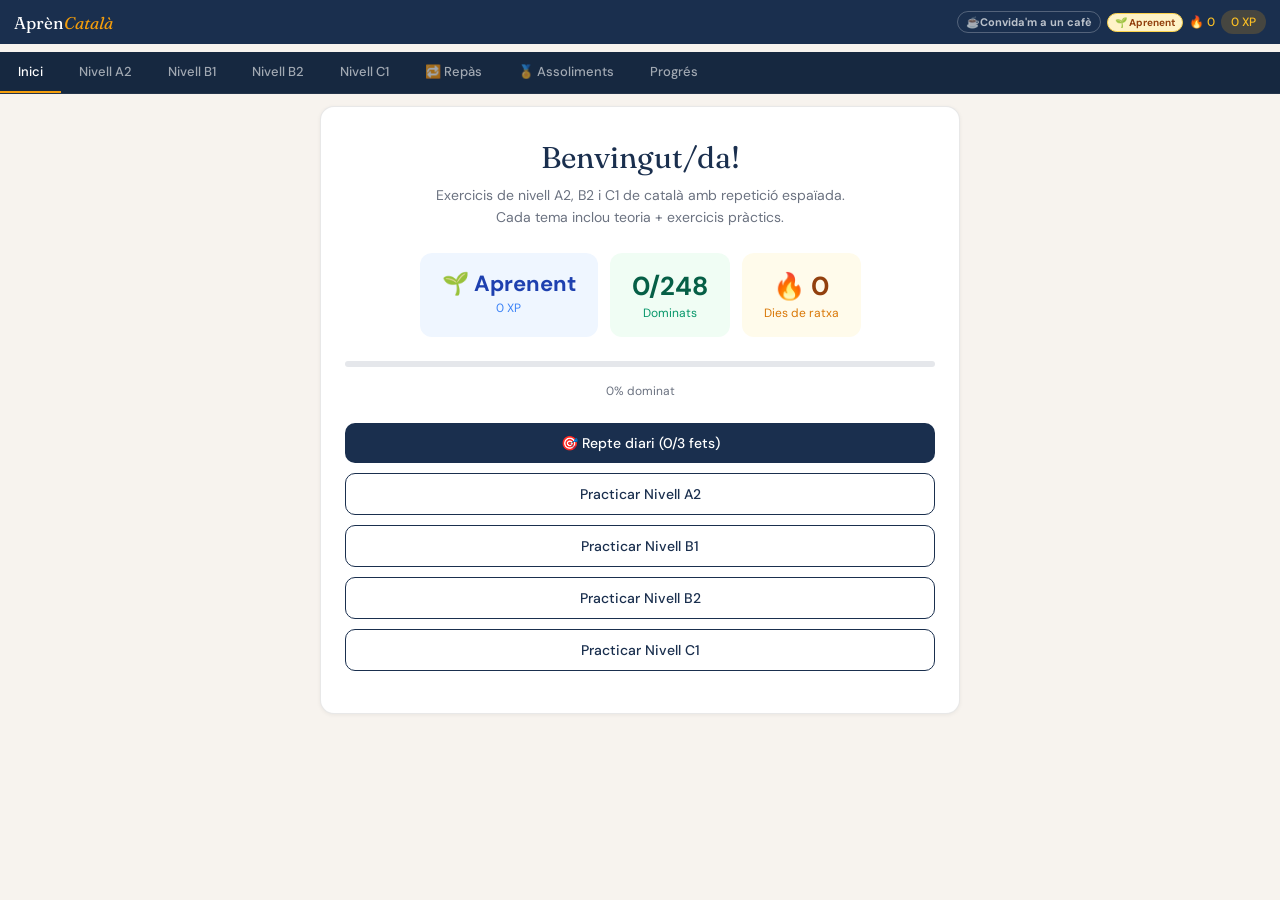
<file: index.html>
<!DOCTYPE html>
<html lang="ca">
<head>
  <meta charset="UTF-8">
  <meta name="google-site-verification" content="uSzjz_Q8hL3YWlIoJUBXkklS4BXMOET9mBY5gqWs3qQ">

  <!-- PWA — ha d'anar al principi perquè els crawlers ho trobin ràpid -->
  <link rel="manifest" href="https://aprencatala.cat/manifest.json">
  <meta name="theme-color" content="#1a2f4e">
  <meta name="apple-mobile-web-app-capable" content="yes">
  <meta name="apple-mobile-web-app-status-bar-style" content="black-translucent">
  <meta name="apple-mobile-web-app-title" content="AprènCatalà">
  <link rel="apple-touch-icon" href="icons/icon-192x192.png">
  <meta name="viewport" content="width=device-width, initial-scale=1.0">
  <title>Aprèn Català Online Gratis | Exercicis A2, B2 i C1 — AprènCatalà</title>

  <link rel="preconnect" href="https://fonts.googleapis.com">
  <link href="https://fonts.googleapis.com/css2?family=Fraunces:ital,wght@0,400;0,600;1,400&family=DM+Sans:wght@400;500&display=swap" rel="stylesheet">
  <style>
    :root {
      --c1: #1a2f4e;
      --bg: #f7f3ee;
      --card: #ffffff;
      --text: #1a1a1a;
      --muted: #6b7280;
      --border: rgba(0,0,0,0.09);
      --success: #059669;
      --danger: #dc2626;
      --radius: 14px;
    }
    * { box-sizing: border-box; margin: 0; padding: 0; }
    body { font-family: 'DM Sans', sans-serif; background: var(--bg); min-height: 100vh; color: var(--text); margin: 0; padding: 0; }

    /* HEADER */
    .ct-header { background: var(--c1); color: white; padding: 10px 14px; display: flex; align-items: center; justify-content: space-between; position: sticky; top: 0; z-index: 100; gap: 8px; }
    .ct-logo { font-family: 'Fraunces', serif; font-size: 17px; white-space: nowrap; flex-shrink: 0; }
    .ct-logo span { color: #f59e0b; font-style: italic; }
    .ct-stats { display: flex; gap: 6px; font-size: 12px; align-items: center; flex-wrap: nowrap; overflow: hidden; }
    .ct-kofi {
      font-size: 11px; font-weight: 700; padding: 3px 8px; border-radius: 20px;
      background: transparent; border: 1px solid rgba(255,255,255,0.25);
      color: rgba(255,255,255,0.7); cursor: pointer; text-decoration: none;
      transition: all 0.2s; white-space: nowrap; display: inline-flex; align-items: center;
    }
    .ct-kofi .kofi-text { display: none; }
    @media (min-width: 400px) { .ct-kofi .kofi-text { display: inline; } }
    .ct-kofi:hover { background: rgba(255,255,255,0.1); border-color: #fbbf24; color: #fbbf24; }
    .ct-xp { background: rgba(245,158,11,0.2); color: #fbbf24; padding: 4px 10px; border-radius: 20px; font-weight: 500; }
    .ct-streak { color: #fbbf24; font-weight: 500; }

    /* NAV */
    .ct-nav { display: flex; background: #162840; border-bottom: 1px solid rgba(255,255,255,0.06); overflow-x: auto; position: sticky; top: 52px; z-index: 99; }
    .ct-nav button { flex: none; background: none; border: none; color: rgba(255,255,255,0.6); padding: 11px 18px; font-size: 13px; cursor: pointer; font-family: 'DM Sans', sans-serif; font-weight: 500; white-space: nowrap; border-bottom: 2px solid transparent; transition: all 0.15s; width: auto; }
    .ct-nav button:hover { color: white; background: rgba(255,255,255,0.05); }
    .ct-nav button.active { color: white; border-bottom-color: #f59e0b; }

    /* BODY */
    .ct-body { padding: 20px; }

    /* CARD */
    .ct-card { background: var(--card); border-radius: var(--radius); padding: 22px; box-shadow: 0 1px 4px rgba(0,0,0,0.06); border: 1px solid var(--border); max-width: 640px; margin: 0 auto 16px; }

    /* BADGES */
    .ct-badge { display: inline-block; font-size: 11px; font-weight: 600; padding: 3px 9px; border-radius: 20px; text-transform: uppercase; letter-spacing: 0.5px; }
    .ct-badge.b2 { background: #dbeafe; color: #1e40af; }
    .ct-badge.c1 { background: #fef3c7; color: #92400e; }

    /* QUESTION */
    .ct-q { font-family: 'Fraunces', serif; font-size: 20px; line-height: 1.4; margin-bottom: 16px; color: var(--c1); }

    /* INPUTS */
    .ct-input { width: 100%; padding: 12px 14px; border: 1.5px solid var(--border); border-radius: 10px; font-size: 15px; font-family: 'DM Sans', sans-serif; color: var(--text); background: var(--bg); margin-top: 8px; transition: border-color 0.15s; outline: none; }
    .ct-input:focus { border-color: var(--c1); }

    /* BUTTONS */
    .ct-btn { display: inline-block; width: auto; padding: 11px 22px; border-radius: 10px; font-size: 14px; font-family: 'DM Sans', sans-serif; font-weight: 500; cursor: pointer; border: none; transition: all 0.15s; margin: 0; }
    .ct-btn.primary { background: var(--c1); color: white; }
    .ct-btn.primary:hover { background: #243f63; }
    .ct-btn.secondary { background: transparent; color: var(--c1); border: 1.5px solid var(--c1); }
    .ct-btn.secondary:hover { background: #eef2f7; }
    .ct-btn.full { width: 100%; margin-top: 10px; text-align: center; }
    .ct-btn:disabled { opacity: 0.45; cursor: default; }

    /* OPTIONS */
    .ct-opts { display: flex; flex-direction: column; gap: 8px; margin-top: 10px; }
    .ct-opt { background: var(--bg); border: 1.5px solid var(--border); border-radius: 10px; padding: 12px 16px; cursor: pointer; font-size: 14px; text-align: left; font-family: 'DM Sans', sans-serif; width: 100%; margin: 0; color: var(--text); transition: all 0.15s; }
    .ct-opt:hover { border-color: var(--c1); background: #eef2f7; }
    .ct-opt.correct { border-color: var(--success); background: #d1fae5; color: #065f46; pointer-events: none; }
    .ct-opt.wrong { border-color: var(--danger); background: #fee2e2; color: #991b1b; pointer-events: none; }

    /* FEEDBACK */
    .ct-feedback { margin-top: 14px; padding: 14px 16px; border-radius: 10px; font-size: 14px; line-height: 1.6; }
    .ct-feedback.ok { background: #d1fae5; border: 1px solid #6ee7b7; color: #065f46; }
    .ct-feedback.ko { background: #fee2e2; border: 1px solid #fca5a5; color: #991b1b; }
    .ct-feedback.ai { background: #eff6ff; border: 1px solid #bfdbfe; color: #1e3a5f; }

    /* LOADING */
    .ct-loading { display: flex; align-items: center; gap: 8px; color: var(--muted); font-size: 13px; margin-top: 12px; padding: 12px 0; }
    .ct-dot { width: 6px; height: 6px; border-radius: 50%; background: var(--c1); animation: bounce 0.8s infinite; }
    .ct-dot:nth-child(2) { animation-delay: 0.15s; }
    .ct-dot:nth-child(3) { animation-delay: 0.3s; }
    @keyframes bounce { 0%,100%{opacity:.3;transform:scale(.8)} 50%{opacity:1;transform:scale(1)} }

    /* REORDER */
    .ct-parts { display: flex; flex-direction: column; gap: 8px; margin: 12px 0; }
    .ct-part { background: var(--bg); border: 1.5px solid var(--border); border-radius: 10px; padding: 11px 14px; cursor: grab; font-size: 14px; display: flex; align-items: flex-start; gap: 10px; color: var(--text); user-select: none; line-height: 1.5; }
    .ct-part.drag-over { border-color: var(--c1); background: #eef2f7; }
    .ct-handle { color: var(--muted); font-size: 16px; flex-shrink: 0; margin-top: 1px; }

    /* THEORY CALLOUT (inside exercise) */
    .ct-theory { background: #fffbeb; border: 1px solid #fde68a; border-radius: 10px; padding: 13px 15px; margin-top: 14px; font-size: 13px; color: #78350f; line-height: 1.6; }
    .ct-theory strong { font-weight: 600; }

    /* ══ THEORY PAGE ══ */
    .th-hero { background: var(--c1); color: white; border-radius: var(--radius); padding: 28px 24px 24px; margin-bottom: 16px; max-width: 640px; margin-left: auto; margin-right: auto; }
    .th-hero-label { font-size: 11px; font-weight: 600; letter-spacing: 1px; text-transform: uppercase; color: rgba(255,255,255,0.5); margin-bottom: 8px; }
    .th-hero-title { font-family: 'Fraunces', serif; font-size: 26px; line-height: 1.25; margin-bottom: 6px; }
    .th-hero-sub { font-size: 13px; color: rgba(255,255,255,0.65); line-height: 1.5; }

    .th-section { background: var(--card); border-radius: var(--radius); border: 1px solid var(--border); padding: 20px 22px; margin-bottom: 12px; max-width: 640px; margin-left: auto; margin-right: auto; }
    .th-section-title { font-family: 'Fraunces', serif; font-size: 16px; color: var(--c1); margin-bottom: 12px; display: flex; align-items: center; gap: 8px; }
    .th-section-icon { font-size: 18px; }
    .th-body { font-size: 14px; line-height: 1.75; color: #374151; }
    .th-body p { margin-bottom: 10px; }
    .th-body p:last-child { margin-bottom: 0; }

    .th-rule { background: #f0f4f8; border-left: 3px solid var(--c1); border-radius: 0 8px 8px 0; padding: 10px 14px; margin: 10px 0; font-size: 13px; color: #1e3a5f; line-height: 1.6; }
    .th-rule strong { font-weight: 600; }

    .th-example-box { background: #f8f9fa; border-radius: 8px; padding: 12px 14px; margin: 10px 0; }
    .th-example-box .th-ex-label { font-size: 11px; font-weight: 600; color: var(--muted); text-transform: uppercase; letter-spacing: 0.5px; margin-bottom: 6px; }
    .th-ex-row { display: flex; align-items: flex-start; gap: 8px; font-size: 13px; line-height: 1.6; margin-bottom: 4px; }
    .th-ex-row:last-child { margin-bottom: 0; }
    .th-ex-dot { width: 6px; height: 6px; border-radius: 50%; background: var(--c1); flex-shrink: 0; margin-top: 7px; }
    .th-ex-text { color: #1e3a5f; }
    .th-ex-text em { font-style: italic; color: #374151; }

    .th-table { width: 100%; border-collapse: collapse; font-size: 13px; margin: 10px 0; }
    .th-table th { background: #f0f4f8; color: var(--c1); font-weight: 600; padding: 8px 12px; text-align: left; border-bottom: 1px solid var(--border); }
    .th-table td { padding: 8px 12px; border-bottom: 1px solid var(--border); color: #374151; vertical-align: top; }
    .th-table tr:last-child td { border-bottom: none; }
    .th-table .pill { display: inline-block; background: #dbeafe; color: #1e40af; border-radius: 4px; padding: 1px 6px; font-size: 12px; }
    .th-table .pill.red { background: #fee2e2; color: #991b1b; }
    .th-table .pill.green { background: #d1fae5; color: #065f46; }

    /* LESSON CARDS on level menu */
    .ct-grid { display: grid; grid-template-columns: 1fr 1fr; gap: 12px; margin-top: 8px; }
    .ct-lesson-card { background: var(--card); border: 1px solid var(--border); border-radius: var(--radius); padding: 18px; cursor: pointer; transition: all 0.15s; position: relative; }
    .ct-lesson-card:hover { border-color: var(--c1); transform: translateY(-1px); box-shadow: 0 4px 12px rgba(0,0,0,0.08); }
    .ct-lesson-card.done { border-color: var(--success); }
    .ct-lesson-icon { font-size: 24px; margin-bottom: 8px; }
    .ct-lesson-title { font-size: 14px; font-weight: 600; color: var(--c1); margin-bottom: 4px; }
    .ct-lesson-desc { font-size: 12px; color: var(--muted); }
    .ct-lesson-done { position: absolute; top: 12px; right: 12px; color: var(--success); font-size: 16px; }
    .ct-lesson-badge { position: absolute; bottom: 12px; right: 12px; font-size: 10px; font-weight: 600; padding: 2px 6px; border-radius: 10px; }
    .ct-lesson-badge.theory { background: #ede9fe; color: #6d28d9; }
    .ct-lesson-badge.exercise { background: #dbeafe; color: #1d4ed8; }

    /* PROGRESS BAR */
    .ct-progress-bar { height: 6px; background: #e5e7eb; border-radius: 3px; overflow: hidden; margin-bottom: 16px; }
    .ct-progress-fill { height: 100%; background: var(--c1); border-radius: 3px; transition: width 0.4s ease; }

    /* MISC */
    .ct-step { font-size: 12px; color: var(--muted); text-align: center; margin-bottom: 8px; }
    .ct-nav-row { display: flex; gap: 10px; justify-content: flex-end; margin-top: 16px; flex-wrap: wrap; }
    .ct-sentence { font-size: 17px; line-height: 1.9; margin: 16px 0; font-family: 'Fraunces', serif; color: var(--c1); }

    /* XP POP */
    .ct-xp-pop { position: fixed; top: 80px; right: 20px; background: #fbbf24; color: #78350f; font-weight: 700; font-size: 18px; padding: 8px 18px; border-radius: 20px; opacity: 0; animation: popXP 1.8s ease forwards; z-index: 999; pointer-events: none; }
    @keyframes popXP { 0%{opacity:0;transform:translateY(10px) scale(0.8)} 20%{opacity:1;transform:translateY(0) scale(1.1)} 70%{opacity:1} 100%{opacity:0;transform:translateY(-20px)} }

    /* SUMMARY */
    .ct-summary { text-align: center; padding: 20px; }
    .ct-summary .big { font-family: 'Fraunces', serif; font-size: 48px; color: var(--c1); }

    /* MOBILE */
    @media (max-width: 600px) {
      .ct-grid { grid-template-columns: 1fr; }
      .ct-card, .th-section { padding: 16px; }
      .th-hero { padding: 22px 18px 18px; }
      .ct-q { font-size: 17px; }
    }

    /* MASTERY DOTS */
    .ct-mastery { display:flex; gap:3px; margin-top:4px; }
    .ct-mastery-dot { width:7px; height:7px; border-radius:50%; background:#e5e7eb; display:inline-block; }
    .ct-mastery-dot.filled { background:var(--c1); }
    .ct-mastery-dot.mastered { background:#059669; }

    /* LEVEL BADGE al header */
    .ct-level-badge {
      font-size:10px; font-weight:700; padding:2px 7px; border-radius:20px;
      background:#fef3c7; color:#92400e; border:1px solid #fcd34d; white-space:nowrap;
    }
    /* LEVEL-UP OVERLAY */
    .ct-levelup-overlay {
      position:fixed; inset:0; background:rgba(0,0,0,0.55);
      display:flex; align-items:center; justify-content:center;
      z-index:9999; animation:fadeIn 0.3s ease;
    }
    .ct-levelup-box {
      background:#fff; border-radius:20px; padding:40px 32px;
      text-align:center; max-width:320px; width:90%;
      animation:popIn 0.4s cubic-bezier(0.34,1.56,0.64,1);
    }
    .ct-levelup-emoji { font-size:64px; margin-bottom:8px; }
    .ct-levelup-title { font-family:'Fraunces',serif; font-size:26px; color:var(--c1); margin-bottom:6px; }
    .ct-levelup-sub { font-size:14px; color:var(--muted); margin-bottom:20px; line-height:1.5; }
    /* CONFETTI */
    .ct-confetti-piece {
      position:fixed; width:8px; height:8px; border-radius:2px;
      animation:confettiFall linear forwards; pointer-events:none; z-index:10000;
    }
    @keyframes confettiFall {
      0%   { transform:translateY(-20px) rotate(0deg); opacity:1; }
      100% { transform:translateY(100vh) rotate(720deg); opacity:0; }
    }
    @keyframes fadeIn  { from{opacity:0} to{opacity:1} }
    @keyframes popIn   { from{transform:scale(0.5);opacity:0} to{transform:scale(1);opacity:1} }
    /* MISSATGE D'ÀNIM */
    .ct-encouragement {
      background:#fef9ec; border-left:3px solid #f59e0b;
      border-radius:0 8px 8px 0; padding:10px 14px;
      font-size:13px; color:#78350f; margin-top:10px; animation:fadeIn 0.4s ease;
    }
  </style>
</head>
<body>

<div class="ct-header">
  <div class="ct-logo">Aprèn<span>Català</span></div>
  <div class="ct-stats">
    <a class="ct-kofi" href="https://ko-fi.com/aprencatala" target="_blank" rel="noopener">☕ <span class="kofi-text">Convida'm a un cafè</span></a>
    <span class="ct-level-badge" id="ct-level-badge">Aprenent</span>
    <span class="ct-streak" id="ct-streak">🔥 0</span>
    <span class="ct-xp" id="ct-xp">0 XP</span>
  </div>
</div>
<div class="ct-nav">
  <button onclick="showTab('menu')" id="nav-menu" class="active">Inici</button>
  <button onclick="showTab('a2')" id="nav-a2">Nivell A2</button>
  <button onclick="showTab('b1')" id="nav-b1">Nivell B1</button>
  <button onclick="showTab('b2')" id="nav-b2">Nivell B2</button>
  <button onclick="showTab('c1')" id="nav-c1">Nivell C1</button>
  <button onclick="showTab('review')" id="nav-review">🔁 Repàs</button>
  <button onclick="showTab('achievements')" id="nav-achievements">🏅 Assoliments</button>
  <button onclick="showTab('progress')" id="nav-progress">Progrés</button>
</div>
<div class="ct-body" id="ct-body"></div>

<script src="data.js"></script>
<script>
// ══ PROGRÉS amb SRS ══
// ══ SISTEMA DE NIVELLS ══
const LEVELS = [
  { min:0,    max:99,   name:'Aprenent',     emoji:'🌱', title:'Acabes de començar!' },
  { min:100,  max:249,  name:'Estudiant',    emoji:'📖', title:'Ja coneixes les bases.' },
  { min:250,  max:499,  name:'Parlant',      emoji:'💬', title:'Ja et defenses en català!' },
  { min:500,  max:999,  name:'Avançat',      emoji:'🎓', title:'Domini sòlid de la llengua.' },
  { min:1000, max:1999, name:'Expert',       emoji:'⭐', title:'Gairebé un expert!' },
  { min:2000, max:Infinity, name:'Mestre del Català', emoji:'🏆', title:'Has assolit el màxim nivell!' },
];
function getLevel(xp) { return LEVELS.find(l => xp >= l.min && xp <= l.max) || LEVELS[0]; }
function getNextLevel(xp) { const i = LEVELS.findIndex(l => xp >= l.min && xp <= l.max); return LEVELS[i+1] || null; }

// ══ MISSATGES D'ÀNIM PER CATEGORIA ══
const ENCOURAGEMENT = {
  'Connectors':               "💪 Els connectors fan textos molt més rics. Practica-les en veu alta!",
  'Subjuntiu':                "🔀 El subjuntiu és un dels reptes més grans del català. Poc a poc!",
  'Cohesió textual':          "🧩 La cohesió es nota molt en textos escrits. Segueix endavant!",
  'Comprensió lectora':       "📖 Llegir bé és una habilitat que millora amb el temps. No t'aturis!",
  'Producció escrita':        "✏️ Escriure és la millor manera de consolidar tot el que aprens.",
  'Lèxic formal':             "📚 El lèxic precís marca la diferència en textos professionals.",
  'Interferències':           "🚧 Les interferències del castellà costen, però amb pràctica s'eviten!",
  'Perífrasis verbals':       "⚙️ Les perífrasis donen molta riquesa expressiva. Continua!",
  'Temps verbals':            "⏱️ Els temps verbals en català tenen matisos únics. Quasi!",
  'Preposicions':             "🔧 El règim preposicional s'aprèn amb la pràctica. Endavant!",
  'Construccions comparatives':"⚖️ Els comparatius irregulars cal memoritzar-los. Tu pots!",
  'Subjuntiu avançat':        "🔀 El subjuntiu avançat és complex fins i tot per a nadius. Molt bé pel fet d'intentar-ho!",
  'Connectors concessius':    "🔗 Els concessius marquen un nivell alt de domini. Segueix!",
  'Argumentació':             "🧠 Argumentar bé en català és una habilitat molt valorada.",
  'Comprensió crítica':       "🔍 Llegir entre línies és la clau del C1. No et rendeixis!",
  'Producció formal':         "🖊️ El registre acadèmic es domina amb molta lectura i pràctica.",
  'Oracions de relatiu':      "🔗 Les relatives cultes distingeixen un C1 de veritat. Ànims!",
  'Subjuntiu imperfet':       "🔀 La concordança temporal és dels punts més delicats. Persevera!",
  'Pronoms febles':           "🔵 Els pronoms febles del català no tenen equivalent en castellà. Paciència!",
  'Frases fetes':             "💬 La fraseologia és el toc final d'un català natural. Genial!",
  'Derivació i flexió':       "🧬 La morfologia és la base de tot. Molt bé pel treball!",
  'Estil indirecte':          "💬 L'estil indirecte requereix molt de control gramatical. Segueix!",
  'Passiva i impersonal':     "🔄 La passiva reflexa és la marca del català genuí. Quasi!",
  'Imperfet i perifràstic B1': "⏱️ Distingir l'imperfet del perifràstic és clau en català. Poc a poc!",
  'Pronoms febles B1':         "🔵 Els pronoms febles costen a tothom. La pràctica ho soluciona!",
  'Verbs irregulars B1':       "🔀 Els irregulars cal memoritzar-los. Fes-los servir en frases pròpies!",
  'Connectors B1':             "🔗 Els connectors fan els textos molt més fluids. Continua!",
  'Futur i condicional B1':    "🔮 Futur i condicional donen molta expressivitat. Quasi!",
  'Perífrasis B1':             "⚙️ Les perífrasis verbals enriqueixen molt el català. Endavant!",
  'Subordinades B1':           "🧩 Les subordinades connecten idees complexes. No et rendeixis!",
  'Lèxic quotidià B1':         "📚 El lèxic quotidià és la base de la comunicació real. Segueix!",
  'default':                  "💪 Cada error és una oportunitat d'aprendre. Continua practicant!",
};

let progress = (function() {
  const raw = JSON.parse(localStorage.getItem('cat_prog_v7') || 'null');
  if (raw && raw.mastery) return raw;
  // Migra de v6
  const v6 = JSON.parse(localStorage.getItem('cat_prog_v6') || 'null');
  if (v6 && v6.mastery) return { ...v6 };
  // Migra de v5
  const v5 = JSON.parse(localStorage.getItem('cat_prog_v5') || 'null');
  if (v5) {
    const mastery = {};
    (v5.done || []).forEach(id => { mastery[id] = 3; });
    return { xp: v5.xp || 0, streak: v5.streak || 0, mastery, lastDay: v5.lastDay || null };
  }
  return { xp: 0, streak: 0, mastery: {}, maxMastery: {}, lastDay: null, consec: 0, perfectSessions: 0, dailyChallenge: null, practiceHistory: [] };
})();

let currentSession = { items:[], idx:0, correct:0, level:'b2' };
let dragIdx = null;

function saveProgress() { localStorage.setItem('cat_prog_v7', JSON.stringify(progress)); }

// ══ SRS ══
function getMastery(id) { return progress.mastery[id] || 0; }
function masteryHTML(id) {
  const m = getMastery(id);
  return '<div class="ct-mastery">' +
    Array.from({length:5}, (_,i) =>
      `<span class="ct-mastery-dot${i < m ? (m >= 5 ? ' mastered' : ' filled') : ''}"></span>`
    ).join('') + '</div>';
}
function sortBySRS(items) {
  return [...items].sort((a, b) => getMastery(a.id) - getMastery(b.id));
}

// ══ UI ══
function updateHeader() {
  document.getElementById('ct-xp').textContent = progress.xp + ' XP';
  document.getElementById('ct-streak').textContent = '🔥 ' + progress.streak;
  const lv = getLevel(progress.xp);
  const badge = document.getElementById('ct-level-badge');
  if (badge) badge.textContent = lv.emoji + ' ' + lv.name;
}
function showXPPop(n) {
  const el = document.createElement('div');
  el.className = 'ct-xp-pop'; el.textContent = '+' + n + ' XP';
  document.body.appendChild(el);
  setTimeout(() => el.remove(), 2000);
}
function showConfetti() {
  const colors = ['#f59e0b','#10b981','#3b82f6','#8b5cf6','#ef4444','#f97316'];
  for (let i = 0; i < 60; i++) {
    const p = document.createElement('div');
    p.className = 'ct-confetti-piece';
    p.style.cssText = `left:${Math.random()*100}vw; top:-10px;
      background:${colors[Math.floor(Math.random()*colors.length)]};
      animation-duration:${1.2 + Math.random()*1.5}s;
      animation-delay:${Math.random()*0.5}s;
      transform:rotate(${Math.random()*360}deg);`;
    document.body.appendChild(p);
    setTimeout(() => p.remove(), 3000);
  }
}
function showLevelUp(newLevel) {
  showConfetti();
  const overlay = document.createElement('div');
  overlay.className = 'ct-levelup-overlay';
  overlay.innerHTML = `
    <div class="ct-levelup-box">
      <div class="ct-levelup-emoji">${newLevel.emoji}</div>
      <div class="ct-levelup-title">Nou nivell!</div>
      <div style="font-size:22px;font-weight:700;color:var(--c1);margin-bottom:6px;">${newLevel.name}</div>
      <div class="ct-levelup-sub">${newLevel.title}</div>
      <button class="ct-btn primary" style="width:100%;" onclick="this.closest('.ct-levelup-overlay').remove()">
        Continuar 🎉
      </button>
    </div>`;
  document.body.appendChild(overlay);
}
function showEncouragement(category) {
  const msg = ENCOURAGEMENT[category] || ENCOURAGEMENT['default'];
  const el = document.createElement('div');
  el.className = 'ct-encouragement';
  el.textContent = msg;
  const fa = document.getElementById('feedback-area');
  if (fa) fa.appendChild(el);
}
function normalize(t) { return t.toLowerCase().normalize('NFD').replace(/[\u0300-\u036f]/g,'').trim(); }

// ══ NAV ══
function showTab(tab) {
  document.querySelectorAll('.ct-nav button').forEach(b => b.classList.remove('active'));
  document.getElementById('nav-' + tab).classList.add('active');
  if (tab === 'menu') renderMenu();
  else if (tab === 'a2') renderLevelMenu('a2');
  else if (tab === 'b1') renderLevelMenu('b1');
  else if (tab === 'b2') renderLevelMenu('b2');
  else if (tab === 'c1') renderLevelMenu('c1');
  else if (tab === 'review') renderReview();
  else if (tab === 'achievements') renderAchievements();
  else renderProgress();
}

// ══ MENU PRINCIPAL ══
function renderMenu() {
  const lv = getLevel(progress.xp);
  const total = (DATA.a2||[]).length + (DATA.b1||[]).length + DATA.b2.length + DATA.c1.length;
  const mastered = Object.values(progress.mastery).filter(m => m >= 4).length;
  const pct = Math.round(mastered / total * 100);
  const needsReview = [...(DATA.a2||[]),...DATA.b2,...DATA.c1].filter(q => getMastery(q.id) > 0 && getMastery(q.id) < 4).length;
  document.getElementById('ct-body').innerHTML = `
    <div class="ct-card" style="text-align:center;padding:32px 24px;">
      <div style="font-family:'Fraunces',serif;font-size:30px;color:var(--c1);margin-bottom:8px;">Benvingut/da!</div>
      <p style="color:var(--muted);font-size:14px;margin-bottom:24px;line-height:1.6;">
        Exercicis de nivell A2, B2 i C1 de català amb repetició espaïada.<br>Cada tema inclou teoria + exercicis pràctics.
      </p>
      <div style="display:flex;gap:12px;justify-content:center;margin-bottom:24px;flex-wrap:wrap;">
        <div style="background:#eff6ff;border-radius:12px;padding:16px 22px;min-width:100px;">
          <div style="font-size:22px;font-weight:700;color:#1e40af;">${lv.emoji} ${lv.name}</div>
          <div style="font-size:12px;color:#3b82f6;margin-top:2px;">${progress.xp} XP</div>
        </div>
        <div style="background:#f0fdf4;border-radius:12px;padding:16px 22px;min-width:100px;">
          <div style="font-size:26px;font-weight:700;color:#065f46;">${mastered}/${total}</div>
          <div style="font-size:12px;color:#059669;margin-top:2px;">Dominats</div>
        </div>
        <div style="background:#fffbeb;border-radius:12px;padding:16px 22px;min-width:100px;">
          <div style="font-size:26px;font-weight:700;color:#92400e;">🔥 ${progress.streak}</div>
          <div style="font-size:12px;color:#d97706;margin-top:2px;">Dies de ratxa</div>
        </div>
      </div>
      <div class="ct-progress-bar"><div class="ct-progress-fill" style="width:${pct}%"></div></div>
      <div style="font-size:12px;color:var(--muted);margin-bottom:24px;">${pct}% dominat</div>
      ${(()=>{
        const dc = getDailyChallenge();
        const dcDone = dc.completed.length === dc.ids.length;
        return dcDone
          ? `<div style="background:#f0fdf4;border:1px solid #059669;border-radius:10px;padding:10px 14px;margin-bottom:10px;display:flex;align-items:center;gap:8px;font-size:13px;color:#065f46;font-weight:600;">✅ Repte diari completat! +50 XP</div>`
          : `<button class="ct-btn primary" style="width:100%;margin:0 0 10px;background:#1a2f4e;" onclick="startDailySession()">🎯 Repte diari (${dc.completed.length}/${dc.ids.length} fets)</button>`;
      })()}
      <button class="ct-btn secondary" style="width:100%;margin:0 0 10px;" onclick="renderLevelMenu('a2');document.getElementById('nav-a2').click()">Practicar Nivell A2</button>
      <button class="ct-btn secondary" style="width:100%;margin:0 0 10px;" onclick="renderLevelMenu('b1');document.getElementById('nav-b1').click()">Practicar Nivell B1</button>
      <button class="ct-btn secondary" style="width:100%;margin:0 0 10px;" onclick="renderLevelMenu('b2');document.getElementById('nav-b2').click()">Practicar Nivell B2</button>
      <button class="ct-btn secondary" style="width:100%;margin:0 0 10px;" onclick="renderLevelMenu('c1');document.getElementById('nav-c1').click()">Practicar Nivell C1</button>
      ${needsReview > 0 ? `<button class="ct-btn secondary" style="width:100%;margin:0;background:#f0fdf4;border-color:#059669;color:#059669;" onclick="renderReview();document.getElementById('nav-review').click()">🔁 Repàs intel·ligent (${needsReview} pendents)</button>` : ''}
    </div>`;
}

function renderLevelMenu(level) {
  const items = DATA[level] || [];
  if (!items.length) {
    document.getElementById('ct-body').innerHTML = '<div class="ct-card" style="text-align:center;padding:32px;"><p style="color:var(--muted);">Nivell no disponible. Comprova que data.js s\'ha carregat correctament.</p></div>';
    return;
  }
  const icons = {choice:'🎯',fill:'✏️',reorder:'🔀',reading:'📖',writing:'🖊️',transform:'🔄'};
  const desc = level === 'a2'
    ? 'Contingut bàsic: verbs essencials, adjectius i estructures fonamentals del català. Ideal per començar.'
    : level === 'b1'
    ? 'Nivell intermedi: verbs irregulars, pronoms, connectors i estructures de la vida quotidiana.'
    : level === 'b2'
    ? 'Cada tema inclou una lliçó de teoria i exercicis pràctics. Comença per la teoria per preparar-te millor.'
    : 'Contingut avançat: argumentació, precisió lèxica i producció formal. Llegeix la teoria abans de practicar.';

  const cats = {};
  items.forEach((q, i) => {
    if (!cats[q.category]) cats[q.category] = [];
    cats[q.category].push({ q, i });
  });

  const catCards = Object.entries(cats).map(([cat, qs]) => {
    const th = THEORY[cat];
    const icon = th ? th.icon : icons[qs[0].q.type];
    const masteries = qs.map(({q}) => getMastery(q.id));
    const avgMastery = masteries.reduce((a,b) => a+b, 0) / qs.length;
    const allMastered = masteries.every(m => m >= 4);
    const nDone = masteries.filter(m => m > 0).length;
    const masteryPct = Math.round(avgMastery / 5 * 100);
    const masteryColor = avgMastery === 0 ? '#e5e7eb' : avgMastery < 2 ? '#f59e0b' : avgMastery < 4 ? '#3b82f6' : '#059669';
    return `
      <div class="ct-lesson-card ${allMastered ? 'done' : ''}" onclick="openCategory('${level}','${cat.replace(/'/g,"\\'")}')">
        ${allMastered ? '<div class="ct-lesson-done">✓</div>' : ''}
        <div class="ct-lesson-icon">${icon}</div>
        <div class="ct-lesson-title">${cat}</div>
        <div class="ct-lesson-desc">${qs.length} exercicis · ${nDone} iniciats</div>
        <div style="margin-top:8px;height:4px;background:#e5e7eb;border-radius:2px;overflow:hidden;">
          <div style="height:100%;width:${masteryPct}%;background:${masteryColor};transition:width 0.3s;border-radius:2px;"></div>
        </div>
        <div style="margin-top:8px;display:flex;gap:6px;flex-wrap:wrap;">
          ${th ? '<span style="background:#ede9fe;color:#6d28d9;font-size:10px;font-weight:600;padding:2px 7px;border-radius:10px;">TEORIA</span>' : ''}
          <span style="background:#dbeafe;color:#1d4ed8;font-size:10px;font-weight:600;padding:2px 7px;border-radius:10px;">EXERCICIS</span>
        </div>
      </div>`;
  }).join('');

  document.getElementById('ct-body').innerHTML = `
    <div style="max-width:640px;margin:0 auto;">
      <div style="font-family:'Fraunces',serif;font-size:24px;color:var(--c1);margin-bottom:4px;">Nivell ${level.toUpperCase()}</div>
      <p style="color:var(--muted);font-size:13px;margin-bottom:16px;">${desc}</p>
      <button class="ct-btn primary" style="margin-bottom:20px;" onclick="startAllSession('${level}')">▶ Practicar tots els exercicis (${items.length})</button>
      <div class="ct-grid">${catCards}</div>
    </div>`;
}

// ══ TEORIA + EXERCICIS ══
function openCategory(level, cat) {
  const th = THEORY[cat];
  const exercises = DATA[level].filter(q => q.category === cat);

  let theoryHTML = '';
  if (th) {
    theoryHTML = `
      <div class="th-hero">
        <div class="th-hero-label">Nivell ${level.toUpperCase()} · ${cat}</div>
        <div class="th-hero-title">${th.icon} ${cat}</div>
        <div class="th-hero-sub">${th.subtitle}</div>
      </div>
      ${th.sections.map(s => renderTheorySection(s)).join('')}
      <div style="max-width:640px;margin:0 auto 8px;">
        <div style="font-family:'Fraunces',serif;font-size:20px;color:var(--c1);margin:8px 0 4px;padding:0 4px;">Ara practica</div>
        <p style="font-size:13px;color:var(--muted);padding:0 4px;margin-bottom:12px;">Posa en pràctica el que has après amb ${exercises.length} exercici${exercises.length>1?'s':''}.</p>
      </div>`;
  }

  const icons = {choice:'🎯',fill:'✏️',reorder:'🔀',reading:'📖',writing:'🖊️',transform:'🔄'};
  const names = {choice:'Opció múltiple',fill:'Omplir buits',reorder:'Reordenar',reading:'Comprensió',writing:'Producció',transform:'Transformació'};

  const exCards = exercises.map((q, i) => {
    const m = getMastery(q.id);
    const mLabel = m === 0 ? 'Nou' : m <= 2 ? 'En aprenentatge' : m <= 4 ? 'Ben après' : 'Dominat';
    return `
      <div class="ct-lesson-card ${m >= 4 ? 'done' : ''}" onclick="startCategoryExercise('${level}','${cat.replace(/'/g,"\\'")}',${i})" style="cursor:pointer;">
        ${m >= 4 ? '<div class="ct-lesson-done">✓</div>' : ''}
        <div class="ct-lesson-icon">${icons[q.type]}</div>
        <div class="ct-lesson-title">${names[q.type]}</div>
        ${masteryHTML(q.id)}
        <div class="ct-lesson-desc" style="font-size:11px;margin-top:4px;">${mLabel}</div>
      </div>`;
  }).join('');

  document.getElementById('ct-body').innerHTML = `
    <div style="max-width:640px;margin:0 auto 8px;padding:0 0 4px;">
      <button class="ct-btn secondary" style="padding:8px 14px;font-size:13px;margin-bottom:16px;" onclick="renderLevelMenu('${level}')">← Tornar</button>
    </div>
    ${theoryHTML}
    <div style="max-width:640px;margin:0 auto;">
      <div class="ct-grid">${exCards}</div>
      <button class="ct-btn primary" style="width:100%;margin-top:16px;" onclick="startCategorySession('${level}','${cat.replace(/'/g,"\\'")}')">▶ Fer tots els exercicis d'aquest tema</button>
    </div>`;
}

function renderTheorySection(s) {
  let content = '';
  if (s.body) content += `<div class="th-body">${s.body}</div>`;
  if (s.table) {
    content += `<div style="overflow-x:auto;margin:10px 0;">
      <table class="th-table">
        <thead><tr>${s.table.headers.map(h => `<th>${h}</th>`).join('')}</tr></thead>
        <tbody>${s.table.rows.map(r => `<tr>${r.map(c => `<td>${c}</td>`).join('')}</tr>`).join('')}</tbody>
      </table></div>`;
  }
  if (s.rules) {
    content += s.rules.map(r => `
      <div class="th-rule">
        ${r.label ? `<strong>${r.label}:</strong> ` : ''}
        ${r.example || ''}
        ${r.bad ? `<span style="color:#991b1b;">✗ ${r.bad}</span> → <span style="color:#065f46;">✓ ${r.good}</span>` : ''}
      </div>`).join('');
  }
  if (s.examples) {
    content += `<div class="th-example-box">
      <div class="th-ex-label">Exemples</div>
      ${s.examples.map(e => `
        <div class="th-ex-row">
          <span class="th-ex-dot"></span>
          <span class="th-ex-text">${e.text}</span>
        </div>`).join('')}
    </div>`;
  }
  return `
    <div class="th-section">
      <div class="th-section-title">
        <span class="th-section-icon">${s.icon}</span> ${s.title}
      </div>
      ${content}
    </div>`;
}

// ══ SESSIONS ══
function startAllSession(level) {
  currentSession = { items: sortBySRS(DATA[level]), idx:0, correct:0, level, returnTo: level };
  renderExercise();
}
function startCategorySession(level, cat) {
  const items = sortBySRS(DATA[level].filter(q => q.category === cat));
  currentSession = { items, idx:0, correct:0, level, returnTo:'cat', cat };
  renderExercise();
}
function startCategoryExercise(level, cat, i) {
  const allItems = DATA[level].filter(q => q.category === cat);
  currentSession = { items: allItems, idx:i, correct:0, level, returnTo:'cat', cat };
  renderExercise();
}

// ══ REPÀS SRS ══
function renderReview() {
  const all = [...(DATA.a2||[]), ...(DATA.b1||[]), ...DATA.b2, ...DATA.c1];
  const toStudy = sortBySRS(all.filter(q => getMastery(q.id) > 0 && getMastery(q.id) < 4)).slice(0, 15);

  document.getElementById('ct-body').innerHTML = `
    <div class="ct-card" style="max-width:600px;margin:0 auto;">
      <div style="font-family:'Fraunces',serif;font-size:22px;color:var(--c1);margin-bottom:12px;">🔁 Repàs intel·ligent</div>
      <p style="font-size:14px;color:var(--muted);margin-bottom:20px;line-height:1.6;">
        ${toStudy.length > 0
          ? `Tens <strong>${toStudy.length}</strong> exercicis que necessiten repàs. Prioritzem els de domini més baix.`
          : 'No hi ha exercicis pendents. Practica més exercicis per activar el repàs!'}
      </p>
      ${toStudy.length > 0 ? `
        <button class="ct-btn primary" style="width:100%;margin-bottom:16px;" onclick="startReviewSession()">
          ▶ Iniciar repàs (${toStudy.length} exercicis)
        </button>` : ''}
      ${toStudy.map(q => {
        const m = getMastery(q.id);
        const colors = ['','#f59e0b','#f59e0b','#3b82f6','#3b82f6'];
        const labels = ['','Iniciat','Baix','Mig','Alt'];
        return `<div style="display:flex;justify-content:space-between;align-items:center;padding:10px 0;border-bottom:1px solid var(--border);">
          <div>
            <div style="font-size:13px;font-weight:500;line-height:1.4;">${q.category}</div>
            <div style="font-size:11px;color:var(--muted);">${q.level.toUpperCase()} · ${q.question.substring(0,45)}...</div>
          </div>
          <div style="text-align:right;flex-shrink:0;margin-left:12px;">
            ${masteryHTML(q.id)}
            <div style="font-size:10px;color:${colors[m]||'#6b7280'};font-weight:600;margin-top:2px;">${labels[m]||''}</div>
          </div>
        </div>`;
      }).join('')}
    </div>`;
}

function startReviewSession() {
  const all = [...(DATA.a2||[]), ...(DATA.b1||[]), ...DATA.b2, ...DATA.c1];
  const items = sortBySRS(all.filter(q => getMastery(q.id) > 0 && getMastery(q.id) < 4)).slice(0, 15);
  if (!items.length) return;
  currentSession = { items, idx:0, correct:0, level:'mixed', returnTo:'review' };
  renderExercise();
}

// ══ EXERCICI ══
function renderExercise() {
  const { items, idx } = currentSession;
  if (idx >= items.length) return renderSummary();
  const q = items[idx];
  const pct = Math.round(idx / items.length * 100);

  let body = '';
  if (q.type==='choice') body = renderChoice(q);
  else if (q.type==='fill') body = renderFill(q);
  else if (q.type==='reorder') body = renderReorder(q);
  else if (q.type==='reading') body = renderReading(q);
  else if (q.type==='writing') body = renderWriting(q);
  else if (q.type==='transform') body = renderTransform(q);

  document.getElementById('ct-body').innerHTML = `
    <div style="max-width:640px;margin:0 auto;">
      <div class="ct-step">${idx+1} / ${items.length}</div>
      <div class="ct-progress-bar"><div class="ct-progress-fill" style="width:${pct}%"></div></div>
      <div class="ct-card">
        <div style="margin-bottom:10px;display:flex;align-items:center;justify-content:space-between;">
          <div>
            <span class="ct-badge ${q.level||'b2'}">${(q.level||'b2').toUpperCase()}</span>
            <span style="font-size:11px;color:var(--muted);margin-left:6px;">${q.category}</span>
          </div>
          <div style="display:flex;align-items:center;gap:5px;font-size:11px;color:var(--muted);">
            Domini ${masteryHTML(q.id)}
          </div>
        </div>
        <div class="ct-q">${q.question}</div>
        ${body}
        <div id="feedback-area"></div>
        <div id="theory-area"></div>
        <div class="ct-nav-row" id="nav-row" style="display:none;">
          <button class="ct-btn secondary" onclick="goNext()">Següent →</button>
        </div>
      </div>
    </div>`;
  if (q.type==='reorder') dragIdx = null;
}

/* RENDERITZADORS */
function renderChoice(q) {
  return `<p style="font-size:15px;color:#374151;margin-bottom:12px;line-height:1.55;">${q.text}</p>
    <div class="ct-opts">${q.options.map((o,i)=>`<button class="ct-opt" onclick="checkChoice(${i},${q.correct})">${o}</button>`).join('')}</div>`;
}
function renderFill(q) {
  return `<div class="ct-sentence">${q.sentence.replace('___','<input id="fill-in" placeholder="..." style="border:none;border-bottom:2px solid var(--c1);background:transparent;padding:2px 6px;width:160px;font-size:16px;font-family:Fraunces,serif;outline:none;display:inline;margin:0 4px;">')}</div>
    <div style="font-size:12px;color:var(--muted);margin-bottom:10px;">Forma: <em>${q.display}</em></div>
    <button class="ct-btn primary" onclick="checkFill()">Comprovar</button>`;
}
function renderReorder(q) {
  const shuffled = [...q.parts].sort(() => Math.random()-0.5);
  window._reorder_parts = shuffled;
  return `<p style="font-size:13px;color:var(--muted);margin-bottom:8px;">Arrossega els blocs per ordenar-los:</p>
    <div class="ct-parts" id="reorder-list">${shuffled.map((p,i)=>`
      <div class="ct-part" draggable="true" data-idx="${i}" ondragstart="onDragStart(${i})" ondragover="onDragOver(event,${i})" ondrop="onDrop(${i})">
        <span class="ct-handle">⠿</span><span>${p}</span>
      </div>`).join('')}</div>
    <button class="ct-btn primary" style="margin-top:10px;" onclick="checkReorder()">Comprovar ordre</button>`;
}
function renderReading(q) {
  return `<div style="background:#f8f9fa;border-radius:10px;padding:16px;font-size:14px;line-height:1.7;color:#374151;margin-bottom:16px;border-left:3px solid var(--c1);">${q.text}</div>
    <div class="ct-opts">${q.options.map((o,i)=>`<button class="ct-opt" onclick="checkChoice(${i},${q.correct})">${o}</button>`).join('')}</div>`;
}
function renderWriting(q) {
  return `<div style="display:flex;gap:8px;flex-wrap:wrap;margin-bottom:14px;">${q.keywords.map(k=>`<span style="background:#dbeafe;color:#1e40af;font-size:12px;padding:3px 10px;border-radius:20px;">${k}</span>`).join('')}</div>
    <textarea id="write-area" class="ct-input" style="min-height:90px;resize:vertical;" placeholder="Escriu la teva resposta aquí..."></textarea>
    <div style="display:flex;gap:8px;margin-top:12px;flex-wrap:wrap;">
      <button class="ct-btn primary" onclick="checkWriting()">Comprovar resposta</button>
      <button class="ct-btn secondary" onclick="showSample()">Veure exemple</button>
    </div>`;
}
function renderTransform(q) {
  return `<div style="background:#fef3c7;border-radius:10px;padding:14px;margin-bottom:14px;font-size:14px;color:#78350f;line-height:1.55;">
      Original: <strong>${q.original}</strong></div>
    <div style="font-size:13px;color:var(--muted);margin-bottom:12px;line-height:1.7;"><strong>Pistes:</strong><br>${q.hints.map(h=>`• ${h}`).join('<br>')}</div>
    <textarea id="transform-area" class="ct-input" style="min-height:80px;resize:vertical;" placeholder="Escriu la teva reformulació en registre formal..."></textarea>
    <div style="display:flex;gap:8px;margin-top:12px;flex-wrap:wrap;">
      <button class="ct-btn primary" onclick="checkTransform()">Comprovar reformulació</button>
      <button class="ct-btn secondary" onclick="showTransformSample()">Veure model</button>
    </div>`;
}

/* COMPROVACIÓ */
function checkChoice(selected, correct) {
  const opts = document.querySelectorAll('.ct-opt');
  opts.forEach(o => o.onclick = null);
  const isOk = selected === correct;
  opts[selected].classList.add(isOk?'correct':'wrong');
  if (!isOk) opts[correct].classList.add('correct');
  showTheory(currentSession.items[currentSession.idx]);
  markDone(isOk, 10);
}
function checkFill() {
  const q = currentSession.items[currentSession.idx];
  const val = normalize(document.getElementById('fill-in').value);
  const ok = q.answers.some(a => normalize(a) === val || normalize(a).startsWith(val));
  document.getElementById('feedback-area').innerHTML = ok
    ? `<div class="ct-feedback ok">✓ Correcte! La forma és: <strong>${q.answers[0]}</strong></div>`
    : `<div class="ct-feedback ko">✗ No és correcte. La resposta és: <strong>${q.answers[0]}</strong></div>`;
  showTheory(q); markDone(ok, 10);
}
function onDragStart(i) { dragIdx = i; }
function onDragOver(e, i) {
  e.preventDefault();
  document.querySelectorAll('.ct-part').forEach(p=>p.classList.remove('drag-over'));
  const pts = document.querySelectorAll('.ct-part');
  if (pts[i]) pts[i].classList.add('drag-over');
}
function onDrop(target) {
  if (dragIdx===null||dragIdx===target) return;
  const parts = window._reorder_parts;
  const moved = parts.splice(dragIdx,1)[0];
  parts.splice(target,0,moved);
  window._reorder_parts = parts;
  document.getElementById('reorder-list').innerHTML = parts.map((p,i)=>`
    <div class="ct-part" draggable="true" data-idx="${i}" ondragstart="onDragStart(${i})" ondragover="onDragOver(event,${i})" ondrop="onDrop(${i})">
      <span class="ct-handle">⠿</span><span>${p}</span>
    </div>`).join('');
  dragIdx = null;
}
function checkReorder() {
  const q = currentSession.items[currentSession.idx];
  const cur = window._reorder_parts;
  const correctOrder = q.correct.map(i=>q.parts[i]);
  const ok = cur.every((p,i)=>p===correctOrder[i]);
  document.getElementById('feedback-area').innerHTML = ok
    ? `<div class="ct-feedback ok">✓ Ordre perfecte!</div>`
    : `<div class="ct-feedback ko">✗ L'ordre correcte és:<br><ol style="margin-top:8px;padding-left:18px;line-height:1.8;">${correctOrder.map(p=>`<li>${p}</li>`).join('')}</ol></div>`;
  showTheory(q); markDone(ok, 15);
}

function localFeedbackWriting(q, text) {
  const t = normalize(text);
  const words = text.trim().split(/\s+/).filter(Boolean);
  if (words.length < 5) return '✏️ La resposta és massa curta. Intenta desenvolupar-la amb una frase completa.';
  const hits = q.keywords.filter(k => {
    const kn = normalize(k.replace(/→.*/, '').replace(/[«»]/g,'').trim());
    return t.includes(kn.split(' ')[0]);
  });
  const pct = Math.round(hits.length / q.keywords.length * 100);
  const lines = [];
  if (pct >= 66) lines.push('✓ La resposta incorpora els elements clau demanats.');
  else if (pct >= 33) lines.push('~ Has inclòs alguns elements, però en falten altres.');
  else lines.push('✗ La resposta no sembla incloure els elements clau demanats.');
  const informal = ['coses','molt bo','molt gran','o sigui','vaja','home,','ei,','doncs,'];
  const infFound = informal.filter(w => t.includes(normalize(w)));
  if (infFound.length > 0) lines.push(`Atenció: algunes paraules poden ser massa informals («${infFound[0]}»).`);
  lines.push(`📝 Resposta model: <em>${q.sample}</em>`);
  return lines.join('<br>');
}

function localFeedbackTransform(q, text) {
  const t = normalize(text);
  const lines = [];
  if (text.trim().split(/\s+/).filter(Boolean).length < 4) return '✏️ La reformulació és massa curta. Escriu una frase completa en registre formal.';
  const origWords = normalize(q.original.replace(/[«»]/g,'')).split(/\s+/);
  const textWords = t.split(/\s+/);
  const shared = origWords.filter(w => w.length > 4 && textWords.includes(w));
  const overlapRatio = shared.length / origWords.length;
  if (overlapRatio > 0.6) lines.push("✗ La reformulació és molt similar a l'original. Intenta substituir els verbs i substantius genèrics.");
  else lines.push("✓ Has reformulat l'estructura. Comprova que el registre sigui prou formal.");
  const hintWords = q.hints.flatMap(h => {
    const after = h.split('→')[1] || '';
    return after.split('/').map(w => normalize(w.trim()).split(' ')[0]).filter(w => w.length > 3);
  });
  const hitsHint = hintWords.filter(w => t.includes(w));
  if (hitsHint.length > 0) lines.push(`✓ Has usat vocabulari del registre formal (${hitsHint.slice(0,2).join(', ')}).`);
  else lines.push("Prova d'incorporar algun dels verbs o substantius formals suggerits a les pistes.");
  lines.push(`📝 Resposta model: <em>${q.sample}</em>`);
  return lines.join('<br>');
}

function checkWriting() {
  const q = currentSession.items[currentSession.idx];
  const text = document.getElementById('write-area').value.trim();
  if (!text) { alert('Escriu una resposta primer.'); return; }
  document.getElementById('feedback-area').innerHTML = `<div class="ct-feedback ai">${localFeedbackWriting(q, text)}</div>`;
  showTheory(q); markDone(true, 20);
}
function checkTransform() {
  const q = currentSession.items[currentSession.idx];
  const text = document.getElementById('transform-area').value.trim();
  if (!text) { alert('Escriu una reformulació primer.'); return; }
  document.getElementById('feedback-area').innerHTML = `<div class="ct-feedback ai">${localFeedbackTransform(q, text)}</div>`;
  showTheory(q); markDone(true, 20);
}
function showSample() {
  const q = currentSession.items[currentSession.idx];
  document.getElementById('feedback-area').innerHTML = `<div class="ct-feedback ai">📝 Exemple: <em>${q.sample}</em></div>`;
  showTheory(q); markDone(false, 5);
}
function showTransformSample() {
  const q = currentSession.items[currentSession.idx];
  document.getElementById('feedback-area').innerHTML = `<div class="ct-feedback ai">📝 Model: <em>${q.sample}</em></div>`;
  showTheory(q); markDone(false, 5);
}
function showTheory(q) {
  document.getElementById('theory-area').innerHTML = `
    <div class="ct-theory">
      <strong>Nota gramatical:</strong> ${q.theory}<br><br>
      <strong>Exemple:</strong> <em>${q.example||q.sample||''}</em>
    </div>`;
}

/* ══ PROGRÉS SRS ══ */
function markDone(ok, xp) {
  const q = currentSession.items[currentSession.idx];
  const prev = getMastery(q.id);
  const prevMax = (progress.maxMastery || {})[q.id] || 0;
  const prevLevel = getLevel(progress.xp);

  // Actualitza domini
  if (prev === 0) {
    progress.mastery[q.id] = ok ? 2 : 1;
  } else {
    progress.mastery[q.id] = ok ? Math.min(5, prev + 1) : Math.max(1, prev - 1);
  }
  const newM = getMastery(q.id);

  // Actualitza màxim històric de domini
  if (!progress.maxMastery) progress.maxMastery = {};
  if (newM > prevMax) progress.maxMastery[q.id] = newM;

  // XP només quan s'arriba a un NOU MÀXIM de domini — evita farming
  if (ok && newM > prevMax) {
    progress.xp += xp;
    showXPPop(xp);
    const newLevel = getLevel(progress.xp);
    if (newLevel.name !== prevLevel.name) showLevelUp(newLevel);
  }

  // Missatge d'ànim si falla
  if (!ok) setTimeout(() => showEncouragement(q.category), 300);

  // Encerts consecutius
  if (ok) { progress.consec = (progress.consec || 0) + 1; }
  else     { progress.consec = 0; }

  // Ratxa diària + historial
  const today = new Date().toDateString();
  if (progress.lastDay !== today) {
    progress.streak++;
    progress.lastDay = today;
    if (!progress.practiceHistory) progress.practiceHistory = [];
    if (!progress.practiceHistory.includes(today)) {
      progress.practiceHistory.push(today);
      // Conserva només els últims 30 dies
      if (progress.practiceHistory.length > 30) progress.practiceHistory.shift();
    }
  }

  // Comprova si l'exercici forma part del repte diari
  const dc = progress.dailyChallenge;
  if (dc && dc.date === today && dc.ids.includes(q.id) && !dc.completed.includes(q.id)) {
    dc.completed.push(q.id);
    if (dc.completed.length === dc.ids.length) {
      // Tots completats! Bonus XP
      setTimeout(() => {
        progress.xp += 50;
        showXPPop(50);
        const el = document.createElement('div');
        el.style.cssText = `position:fixed;bottom:80px;left:50%;transform:translateX(-50%);
          background:#059669;color:#fff;padding:14px 22px;border-radius:12px;
          font-size:14px;font-weight:700;z-index:9998;animation:popIn 0.4s ease;
          display:flex;align-items:center;gap:10px;box-shadow:0 4px 20px rgba(0,0,0,0.3);`;
        el.innerHTML = `<span style="font-size:26px;">🎯</span><div><div style="font-size:11px;opacity:0.85;margin-bottom:2px;">REPTE DIARI COMPLETAT</div>+50 XP de bonus!</div>`;
        document.body.appendChild(el);
        setTimeout(() => el.remove(), 4000);
        saveProgress(); updateHeader();
      }, 600);
    }
  }

  const _prevUnlocked = [...getUnlockedAchievements(), ...getUnlockedMedals()];
  saveProgress(); updateHeader();
  checkNewAchievements(_prevUnlocked);
  if (ok) currentSession.correct++;
  document.getElementById('nav-row').style.display = 'flex';

  // Indicador visual de canvi de domini
  if (newM !== prev) {
    const el = document.getElementById('theory-area');
    if (el) {
      const arrow = newM > prev ? '⬆️' : '⬇️';
      el.innerHTML += `<div style="font-size:12px;color:var(--muted);margin-top:6px;text-align:right;">${arrow} Domini: ${newM}/5</div>`;
    }
  }
}

function goNext() { currentSession.idx++; renderExercise(); }

function renderSummary() {
  const { items, correct, level, returnTo, cat } = currentSession;
  const pct = Math.round(correct / items.length * 100);
  if (pct === 100 && items.length >= 3) { progress.perfectSessions = (progress.perfectSessions||0)+1; saveProgress(); }
  const emoji = pct>=80?'🏆':pct>=60?'👍':'📚';
  const msg = pct>=80?'Excel·lent feina! Domines bé aquest contingut.':pct>=60?'Bon resultat! Continua practicant per consolidar.':'Repassa la teoria i torna-ho a intentar.';
  const backBtn = returnTo === 'cat'
    ? `<button class="ct-btn secondary" style="width:100%;margin-top:8px;" onclick="openCategory('${level}','${(cat||'').replace(/'/g,"\\'")}')">← Tornar al tema</button>`
    : returnTo === 'review'
    ? `<button class="ct-btn secondary" style="width:100%;margin-top:8px;" onclick="renderReview();document.getElementById('nav-review').classList.add('active')">← Tornar al repàs</button>`
    : `<button class="ct-btn secondary" style="width:100%;margin-top:8px;" onclick="renderLevelMenu('${level}')">← Tornar al nivell</button>`;
  document.getElementById('ct-body').innerHTML = `
    <div class="ct-card ct-summary" style="max-width:480px;">
      <div style="font-size:48px;margin-bottom:12px;">${emoji}</div>
      <div class="big">${pct}%</div>
      <p style="color:var(--muted);font-size:15px;margin:8px 0 6px;">${correct} de ${items.length} correctes</p>
      <p style="color:var(--muted);font-size:14px;margin-bottom:24px;">${msg}</p>
      <button class="ct-btn primary" style="width:100%;" onclick="startCategorySession('${level}','${((cat||items[0]?.category)||'').replace(/'/g,"\\'")}')">Repetir els exercicis</button>
      ${backBtn}
    </div>`;
}

// ══ ASSOLIMENTS ══
const ACHIEVEMENTS = [
  // ── INICI ──────────────────────────────────────────
  { id:'first_exercise', group:'inici', icon:'🌱', name:'Primer pas',
    desc:'Completa el teu primer exercici.',
    check: p => Object.keys(p.mastery).length >= 1 },
  { id:'first_correct', group:'inici', icon:'✅', name:'Primera encertada',
    desc:'Encerta el teu primer exercici.',
    check: p => p.xp > 0 },
  { id:'level2', group:'inici', icon:'📖', name:'Estudiant',
    desc:'Arriba al nivell Estudiant (100 XP).',
    check: p => p.xp >= 100 },

  // ── RATXA ───────────────────────────────────────────
  { id:'streak3', group:'ratxa', icon:'🔥', name:'Ratxa de 3 dies',
    desc:'Practica 3 dies seguits.',
    check: p => (p.streak||0) >= 3 },
  { id:'streak7', group:'ratxa', icon:'🔥🔥', name:'Ratxa de 7 dies',
    desc:'Practica 7 dies seguits.',
    check: p => (p.streak||0) >= 7 },
  { id:'streak14', group:'ratxa', icon:'🔥🔥🔥', name:'Ratxa de 2 setmanes',
    desc:'Practica 14 dies seguits.',
    check: p => (p.streak||0) >= 14 },
  { id:'streak30', group:'ratxa', icon:'⚡', name:'Ratxa de 30 dies',
    desc:'Practica 30 dies seguits. Increïble!',
    check: p => (p.streak||0) >= 30 },

  // ── ENCERTS CONSECUTIUS ─────────────────────────────
  { id:'consec5', group:'encerts', icon:'🎯', name:'Cinc seguides',
    desc:'Encerta 5 exercicis seguits sense errors.',
    check: p => (p.consec||0) >= 5 },
  { id:'consec10', group:'encerts', icon:'🎯🎯', name:'Deu seguides',
    desc:'Encerta 10 exercicis seguits sense errors.',
    check: p => (p.consec||0) >= 10 },
  { id:'consec20', group:'encerts', icon:'💫', name:'Vint seguides',
    desc:'Encerta 20 exercicis seguits. Ets increïble!',
    check: p => (p.consec||0) >= 20 },

  // ── VOLUM ───────────────────────────────────────────
  { id:'tried10', group:'volum', icon:'📝', name:'En marxa',
    desc:'Intenta 10 exercicis.',
    check: p => Object.keys(p.mastery).length >= 10 },
  { id:'tried25', group:'volum', icon:'📝📝', name:'Persistent',
    desc:'Intenta 25 exercicis.',
    check: p => Object.keys(p.mastery).length >= 25 },
  { id:'tried50', group:'volum', icon:'🏅', name:'Mig camí',
    desc:'Intenta 50 exercicis.',
    check: p => Object.keys(p.mastery).length >= 50 },
  { id:'tried100', group:'volum', icon:'🏆', name:'Centenari',
    desc:'Intenta 100 exercicis. Tot un repte!',
    check: p => Object.keys(p.mastery).length >= 100 },

  // ── PERFECCIÓ ───────────────────────────────────────
  { id:'perfect1', group:'perfeccio', icon:'⭐', name:'Sessió perfecta',
    desc:"Completa una sessió amb el 100% d'encerts (mínim 3 exercicis).",
    check: p => (p.perfectSessions||0) >= 1 },
  { id:'perfect5', group:'perfeccio', icon:'⭐⭐', name:'Perfeccionista',
    desc:"Aconsegueix 5 sessions perfectes.",
    check: p => (p.perfectSessions||0) >= 5 },

  // ── XP ──────────────────────────────────────────────
  { id:'xp100', group:'xp', icon:'💛', name:'100 XP',
    desc:"Acumula 100 punts d'experiència.",
    check: p => p.xp >= 100 },
  { id:'xp500', group:'xp', icon:'🧡', name:'500 XP',
    desc:"Acumula 500 punts d'experiència.",
    check: p => p.xp >= 500 },
  { id:'xp1000', group:'xp', icon:'❤️', name:'1000 XP',
    desc:"Acumula 1000 punts d'experiència.",
    check: p => p.xp >= 1000 },
  { id:'xp2000', group:'xp', icon:'💜', name:'2000 XP — Mestre',
    desc:"Acumula 2000 punts. Ets un mestre del català!",
    check: p => p.xp >= 2000 },
];

const ACHIEVEMENT_GROUPS = [
  { id:'inici',     label:'🌱 Primeres passes' },
  { id:'ratxa',     label:'🔥 Ratxa diària' },
  { id:'encerts',   label:'🎯 Encerts consecutius' },
  { id:'volum',     label:'📝 Volum de pràctica' },
  { id:'perfeccio', label:'⭐ Perfecció' },
  { id:'xp',        label:'💛 Experiència' },
];

function getUnlockedAchievements() {
  return ACHIEVEMENTS.filter(a => a.check(progress)).map(a => a.id);
}


// ══ MEDALLES DE GRAMÀTICA ══
function buildGrammarMedals() {
  const medals = [];
  const a2cats = [...new Set((DATA.a2||[]).map(q => q.category))];
  a2cats.forEach(cat => {
    const th = THEORY[cat];
    medals.push({
      id: 'a2__' + cat, level:'a2', category:cat,
      icon: th ? th.icon : '🥈', name: cat,
      desc: `Domina tots els exercicis de ${cat} al nivell A2.`,
      check: p => {
        const exs = (DATA.a2||[]).filter(q => q.category === cat);
        return exs.length > 0 && exs.every(q => (p.mastery[q.id]||0) >= 4);
      }
    });
  });
  const b1cats = [...new Set((DATA.b1||[]).map(q => q.category))];
  b1cats.forEach(cat => {
    const th = THEORY[cat];
    medals.push({
      id: 'b1__' + cat, level:'b1', category:cat,
      icon: th ? th.icon : '🟢', name: cat,
      desc: `Domina tots els exercicis de ${cat} al nivell B1.`,
      check: p => {
        const exs = (DATA.b1||[]).filter(q => q.category === cat);
        return exs.length > 0 && exs.every(q => (p.mastery[q.id]||0) >= 4);
      }
    });
  });
  const b2cats = [...new Set(DATA.b2.map(q => q.category))];
  b2cats.forEach(cat => {
    const th = THEORY[cat];
    medals.push({
      id: 'b2__' + cat, level:'b2', category:cat,
      icon: th ? th.icon : '🥉', name: cat,
      desc: `Domina tots els exercicis de ${cat} al nivell B2.`,
      check: p => {
        const exs = DATA.b2.filter(q => q.category === cat);
        return exs.length > 0 && exs.every(q => (p.mastery[q.id]||0) >= 4);
      }
    });
  });
  const c1cats = [...new Set(DATA.c1.map(q => q.category))];
  c1cats.forEach(cat => {
    const th = THEORY[cat];
    medals.push({
      id: 'c1__' + cat, level:'c1', category:cat,
      icon: th ? th.icon : '🥇', name: cat,
      desc: `Domina tots els exercicis de ${cat} al nivell C1.`,
      check: p => {
        const exs = DATA.c1.filter(q => q.category === cat);
        return exs.length > 0 && exs.every(q => (p.mastery[q.id]||0) >= 4);
      }
    });
  });
  // Supermedalles
  medals.push({ id:'master_a2', level:'super', icon:'🌟', name:'Mestre de l\'A2',
    desc:'Domina totes les categories del nivell A2.',
    check: p => (DATA.a2||[]).every(q => (p.mastery[q.id]||0) >= 4) });
  medals.push({ id:'master_b1', level:'super', icon:'🟢', name:'Mestre del B1',
    desc:'Domina totes les categories del nivell B1.',
    check: p => (DATA.b1||[]).every(q => (p.mastery[q.id]||0) >= 4) });
  medals.push({ id:'master_b2', level:'super', icon:'🏅', name:'Mestre del B2',
    desc:'Domina totes les categories del nivell B2.',
    check: p => DATA.b2.every(q => (p.mastery[q.id]||0) >= 4) });
  medals.push({ id:'master_c1', level:'super', icon:'🏆', name:'Mestre del C1',
    desc:'Domina totes les categories del nivell C1.',
    check: p => DATA.c1.every(q => (p.mastery[q.id]||0) >= 4) });
  medals.push({ id:'master_all', level:'super', icon:'👑', name:'Mestre del Català',
    desc:'Domina absolutament tots els exercicis de B2 i C1. Felicitats!',
    check: p => [...(DATA.a2||[]),...(DATA.b1||[]),...DATA.b2,...DATA.c1].every(q => (p.mastery[q.id]||0) >= 4) });
  return medals;
}

function getAllMedals() { return buildGrammarMedals(); }

function getUnlockedMedals() {
  return getAllMedals().filter(m => m.check(progress)).map(m => m.id);
}

function renderMedalGrid(medals, unlocked) {
  return medals.map(m => {
    const done = unlocked.has(m.id);
    const exs = m.level !== 'super'
      ? (DATA[m.level]||[]).filter(q => q.category === m.category)
      : [];
    const dominated = exs.length > 0
      ? exs.filter(q => (progress.mastery[q.id]||0) >= 4).length
      : null;
    return `
      <div style="display:flex;align-items:center;gap:12px;padding:12px 0;border-bottom:1px solid var(--border);">
        <div style="font-size:28px;min-width:38px;text-align:center;${done ? '' : 'filter:grayscale(1);opacity:0.3;'}">${m.icon}</div>
        <div style="flex:1;">
          <div style="font-size:14px;font-weight:600;color:${done ? 'var(--text)' : 'var(--muted)'};">${done ? m.name : '???'}</div>
          <div style="font-size:12px;color:var(--muted);margin-top:1px;">${done ? m.desc : 'Medalla blocada 🔒'}</div>
          ${!done && dominated !== null ? `<div style="margin-top:5px;background:#e5e7eb;border-radius:4px;height:4px;overflow:hidden;width:100px;"><div style="background:var(--c1);height:100%;width:${Math.round(dominated/exs.length*100)}%;"></div></div><div style="font-size:10px;color:var(--muted);margin-top:2px;">${dominated}/${exs.length} exercicis dominats</div>` : ''}
        </div>
        ${done ? '<span style="font-size:20px;">🏅</span>' : ''}
      </div>`;
  }).join('');
}


// ══ REPTE DIARI ══
function seededRand(seed, n) {
  const x = Math.sin(seed * 9301 + n * 49297 + 233) * 10000;
  return x - Math.floor(x);
}

function getDailyChallenge() {
  const today = new Date().toDateString();
  if (progress.dailyChallenge && progress.dailyChallenge.date === today) {
    return progress.dailyChallenge;
  }
  // Genera repte nou basat en la data (consistent per a tots els usuaris)
  const all = [...(DATA.a2||[]), ...(DATA.b1||[]), ...DATA.b2, ...DATA.c1];
  const seed = today.split('').reduce((a, c) => a + c.charCodeAt(0), 0);
  const indices = [];
  let attempts = 0;
  while (indices.length < 3 && attempts < 200) {
    const i = Math.floor(seededRand(seed, attempts++) * all.length);
    if (!indices.includes(i)) indices.push(i);
  }
  const ids = indices.map(i => all[i].id);
  const challenge = { date: today, ids, completed: [] };
  progress.dailyChallenge = challenge;
  saveProgress();
  return challenge;
}

function startDailySession() {
  const dc = getDailyChallenge();
  const all = [...(DATA.a2||[]), ...(DATA.b1||[]), ...DATA.b2, ...DATA.c1];
  const items = dc.ids.map(id => all.find(q => q.id === id)).filter(Boolean);
  currentSession = { items, idx: 0, correct: 0, level: 'mixed', returnTo: 'review' };
  renderExercise();
  document.getElementById('nav-review').click();
}

function getMidnightCountdown() {
  const now = new Date();
  const midnight = new Date(now);
  midnight.setHours(24, 0, 0, 0);
  const diff = midnight - now;
  const h = Math.floor(diff / 3600000);
  const m = Math.floor((diff % 3600000) / 60000);
  return `${h}h ${m}m`;
}

function render7DayHistory() {
  const history = new Set(progress.practiceHistory || []);
  const days = [];
  for (let i = 0; i <= 6; i++) {
    const d = new Date();
    d.setDate(d.getDate() - i);
    days.push(d);
  }
  return `
    <div style="display:flex;gap:8px;justify-content:center;margin:16px 0;">
      ${days.map(d => {
        const ds = d.toDateString();
        const done = history.has(ds);
        const label = d.toLocaleDateString('ca', { weekday: 'short' });
        const isToday = ds === new Date().toDateString();
        return `<div style="text-align:center;flex:1;">
          <div style="height:36px;border-radius:8px;background:${done ? '#059669' : '#e5e7eb'};
            display:flex;align-items:center;justify-content:center;font-size:18px;
            border:${isToday ? '2px solid var(--c1)' : '2px solid transparent'};">
            ${done ? '✓' : (isToday ? '·' : '')}
          </div>
          <div style="font-size:9px;color:var(--muted);margin-top:4px;text-transform:capitalize;">${label}</div>
        </div>`;
      }).join('')}
    </div>`;
}

function renderDailyChallengeSection() {
  const dc = getDailyChallenge();
  const all = [...(DATA.a2||[]), ...(DATA.b1||[]), ...DATA.b2, ...DATA.c1];
  const items = dc.ids.map(id => all.find(q => q.id === id)).filter(Boolean);
  const nDone = dc.completed.length;
  const allDone = nDone === items.length;
  const typeNames = {choice:'Opció múltiple',fill:'Omplir buits',reorder:'Reordenar',reading:'Comprensió',writing:'Producció',transform:'Transformació'};
  const typeIcons = {choice:'🎯',fill:'✏️',reorder:'🔀',reading:'📖',writing:'🖊️',transform:'🔄'};

  return `
    <div style="background:${allDone ? 'linear-gradient(135deg,#065f46,#059669)' : 'linear-gradient(135deg,#1a2f4e,#2d4a7a)'};
      border-radius:14px;padding:20px;color:#fff;margin-bottom:28px;">
      <div style="display:flex;justify-content:space-between;align-items:flex-start;margin-bottom:12px;">
        <div>
          <div style="font-size:11px;opacity:0.75;letter-spacing:1px;margin-bottom:4px;">REPTE D'AVUI</div>
          <div style="font-family:'Fraunces',serif;font-size:20px;">
            ${allDone ? '🎯 Repte completat!' : '🎯 Repte diari'}
          </div>
        </div>
        <div style="text-align:right;font-size:11px;opacity:0.7;">
          ${allDone ? '<span style="font-size:28px;">✅</span>' : `Reinicia en<br><strong>${getMidnightCountdown()}</strong>`}
        </div>
      </div>

      <div style="background:rgba(255,255,255,0.15);border-radius:6px;height:6px;margin-bottom:12px;overflow:hidden;">
        <div style="background:#fbbf24;height:100%;width:${Math.round(nDone/items.length*100)}%;border-radius:6px;transition:width 0.5s;"></div>
      </div>

      <div style="display:flex;flex-direction:column;gap:8px;margin-bottom:16px;">
        ${items.map(q => {
          const done = dc.completed.includes(q.id);
          return `<div style="display:flex;align-items:center;gap:10px;background:rgba(255,255,255,0.1);border-radius:8px;padding:8px 12px;">
            <span style="font-size:18px;">${done ? '✅' : typeIcons[q.type]}</span>
            <div style="flex:1;">
              <div style="font-size:12px;font-weight:600;${done ? 'text-decoration:line-through;opacity:0.6;' : ''}">${q.category}</div>
              <div style="font-size:11px;opacity:0.7;">${typeNames[q.type]} · ${q.level.toUpperCase()}</div>
            </div>
          </div>`;
        }).join('')}
      </div>

      ${!allDone
        ? `<button class="ct-btn primary" style="width:100%;background:#fbbf24;color:#1a2f4e;border:none;font-weight:700;"
            onclick="startDailySession()">▶ Fer el repte ara</button>`
        : `<div style="text-align:center;font-size:13px;opacity:0.85;">+50 XP de bonus guanyats! 🎉</div>`
      }
    </div>`;
}

function renderAchievements() {
  const unlocked = new Set(getUnlockedAchievements());
  const medals    = getAllMedals();
  const unlockedM = new Set(getUnlockedMedals());

  const totalAll   = ACHIEVEMENTS.length + medals.length;
  const nAll       = unlocked.size + unlockedM.size;

  // ── Assoliments generals ──
  const groupsHTML = ACHIEVEMENT_GROUPS.map(group => {
    const items = ACHIEVEMENTS.filter(a => a.group === group.id);
    const cards = items.map(a => {
      const done = unlocked.has(a.id);
      return `
        <div style="display:flex;align-items:center;gap:12px;padding:12px 0;border-bottom:1px solid var(--border);">
          <div style="font-size:28px;min-width:38px;text-align:center;${done ? '' : 'filter:grayscale(1);opacity:0.35;'}">${a.icon}</div>
          <div style="flex:1;">
            <div style="font-size:14px;font-weight:600;color:${done ? 'var(--text)' : 'var(--muted)'};">${done ? a.name : '???'}</div>
            <div style="font-size:12px;color:var(--muted);margin-top:2px;">${done ? a.desc : 'Assoliment blocat 🔒'}</div>
          </div>
          ${done ? '<span style="font-size:18px;">✅</span>' : ''}
        </div>`;
    }).join('');
    const groupDone = items.filter(a => unlocked.has(a.id)).length;
    return `
      <div style="margin-bottom:24px;">
        <div style="display:flex;justify-content:space-between;align-items:center;margin-bottom:4px;">
          <div style="font-weight:700;font-size:15px;">${group.label}</div>
          <div style="font-size:12px;color:var(--muted);">${groupDone}/${items.length}</div>
        </div>
        ${cards}
      </div>`;
  }).join('');

  // ── Medalles de gramàtica B2 ──
  const b1medals  = medals.filter(m => m.level === 'b1');
  const b1done    = b1medals.filter(m => unlockedM.has(m.id)).length;
  const b2medals  = medals.filter(m => m.level === 'b2');
  const b2done    = b2medals.filter(m => unlockedM.has(m.id)).length;
  const c1medals  = medals.filter(m => m.level === 'c1');
  const c1done    = c1medals.filter(m => unlockedM.has(m.id)).length;
  const superMs   = medals.filter(m => m.level === 'super');
  const superDone = superMs.filter(m => unlockedM.has(m.id)).length;

  document.getElementById('ct-body').innerHTML = `
    <div class="ct-card" style="max-width:600px;margin:0 auto;">
      <div style="font-family:'Fraunces',serif;font-size:22px;color:var(--c1);margin-bottom:20px;">🏅 Assoliments i Medalles</div>

      ${renderDailyChallengeSection()}

      <div style="font-family:'Fraunces',serif;font-size:16px;color:var(--c1);margin-bottom:8px;">📅 Activitat dels últims 7 dies</div>
      ${render7DayHistory()}

      <div style="font-size:13px;color:var(--muted);margin:16px 0 8px;">${nAll} de ${totalAll} assoliments desblocats</div>
      <div style="background:#f0fdf4;border-radius:10px;height:8px;margin-bottom:28px;overflow:hidden;">
        <div style="background:#059669;height:100%;width:${Math.round(nAll/totalAll*100)}%;border-radius:10px;transition:width 0.5s;"></div>
      </div>

      <div style="font-family:'Fraunces',serif;font-size:18px;color:var(--c1);margin-bottom:16px;padding-bottom:8px;border-bottom:2px solid var(--border);">
        ⭐ Assoliments generals
      </div>
      ${groupsHTML}

      <div style="font-family:'Fraunces',serif;font-size:18px;color:#059669;margin:8px 0 16px;padding-bottom:8px;border-bottom:2px solid #d1fae5;">
        🟢 Medalles B1 <span style="font-size:13px;font-weight:400;color:var(--muted);">${b1done}/${b1medals.length}</span>
      </div>
      <p style="font-size:12px;color:var(--muted);margin-bottom:12px;">Domina el 100% dels exercicis de cada categoria del nivell B1.</p>
      ${renderMedalGrid(b1medals, unlockedM)}

      <div style="font-family:'Fraunces',serif;font-size:18px;color:#1e40af;margin:24px 0 16px;padding-bottom:8px;border-bottom:2px solid #dbeafe;">
        🥉 Medalles B2 <span style="font-size:13px;font-weight:400;color:var(--muted);">${b2done}/${b2medals.length}</span>
      </div>
      <p style="font-size:12px;color:var(--muted);margin-bottom:12px;">Domina el 100% dels exercicis de cada categoria del nivell B2.</p>
      ${renderMedalGrid(b2medals, unlockedM)}

      <div style="font-family:'Fraunces',serif;font-size:18px;color:#d97706;margin:24px 0 16px;padding-bottom:8px;border-bottom:2px solid #fef3c7;">
        🥇 Medalles C1 <span style="font-size:13px;font-weight:400;color:var(--muted);">${c1done}/${c1medals.length}</span>
      </div>
      <p style="font-size:12px;color:var(--muted);margin-bottom:12px;">Domina el 100% dels exercicis de cada categoria del nivell C1.</p>
      ${renderMedalGrid(c1medals, unlockedM)}

      <div style="font-family:'Fraunces',serif;font-size:18px;color:#7c3aed;margin:24px 0 16px;padding-bottom:8px;border-bottom:2px solid #ede9fe;">
        🏆 Supermedalles <span style="font-size:13px;font-weight:400;color:var(--muted);">${superDone}/${superMs.length}</span>
      </div>
      <p style="font-size:12px;color:var(--muted);margin-bottom:12px;">El repte final. Reservades per als millors.</p>
      ${renderMedalGrid(superMs, unlockedM)}
    </div>`;
}

// Mostra notificació d'assoliment nou
function checkNewAchievements(prevUnlocked) {
  // Assoliments generals
  const nowUnlocked = getUnlockedAchievements();
  const newOnes = nowUnlocked.filter(id => !prevUnlocked.includes(id));
  // Medalles de gramàtica
  const prevMedals = prevUnlocked.filter(id => id.startsWith('b2__') || id.startsWith('c1__') || id.startsWith('master_'));
  const nowMedals  = getUnlockedMedals();
  const newMedals  = nowMedals.filter(id => !prevMedals.includes(id));
  const allNew = [...newOnes, ...newMedals];
  allNew.forEach((id, i) => {
    const a = ACHIEVEMENTS.find(x => x.id === id) || getAllMedals().find(x => x.id === id);
    if (!a) return;
    setTimeout(() => {
      const el = document.createElement('div');
      el.style.cssText = `position:fixed;bottom:80px;left:50%;transform:translateX(-50%);
        background:#1a2f4e;color:#fff;padding:12px 20px;border-radius:12px;
        font-size:13px;font-weight:600;z-index:9998;animation:popIn 0.4s ease;
        display:flex;align-items:center;gap:8px;box-shadow:0 4px 20px rgba(0,0,0,0.3);`;
      el.innerHTML = `<span style="font-size:22px;">${a.icon}</span><div><div style="font-size:11px;opacity:0.7;margin-bottom:1px;">ASSOLIMENT DESBLOQUEJAT</div>${a.name}</div>`;
      document.body.appendChild(el);
      setTimeout(() => el.remove(), 3500);
    }, i * 800);
  });
}


function renderProgress() {
  const all = [...(DATA.a2||[]), ...(DATA.b1||[]), ...DATA.b2, ...DATA.c1];
  const masteries = all.map(q => getMastery(q.id));
  const m0  = masteries.filter(m => m === 0).length;
  const m12 = masteries.filter(m => m >= 1 && m <= 2).length;
  const m34 = masteries.filter(m => m >= 3 && m <= 4).length;
  const m5  = masteries.filter(m => m === 5).length;
  const b2done  = DATA.b2.filter(q => getMastery(q.id) >= 4).length;
  const c1done  = DATA.c1.filter(q => getMastery(q.id) >= 4).length;
  const b2total = DATA.b2.length, c1total = DATA.c1.length, total = all.length;

  const lv = getLevel(progress.xp);
  const nextLv = getNextLevel(progress.xp);
  const xpInLevel = progress.xp - lv.min;
  const xpToNext = nextLv ? (nextLv.min - lv.min) : 1;
  const lvPct = nextLv ? Math.round(xpInLevel / xpToNext * 100) : 100;

  document.getElementById('ct-body').innerHTML = `
    <div class="ct-card" style="max-width:600px;margin:0 auto;">
      <div style="font-family:'Fraunces',serif;font-size:22px;color:var(--c1);margin-bottom:20px;">El teu progrés</div>
      <div style="background:linear-gradient(135deg,#1a2f4e,#2d4a7a);border-radius:14px;padding:20px 24px;color:#fff;margin-bottom:24px;">
        <div style="display:flex;align-items:center;gap:12px;margin-bottom:12px;">
          <span style="font-size:40px;">${lv.emoji}</span>
          <div>
            <div style="font-family:'Fraunces',serif;font-size:20px;">${lv.name}</div>
            <div style="font-size:12px;opacity:0.75;">${lv.title}</div>
          </div>
        </div>
        <div style="background:rgba(255,255,255,0.2);border-radius:6px;height:8px;overflow:hidden;">
          <div style="background:#fbbf24;height:100%;width:${lvPct}%;border-radius:6px;transition:width 0.5s;"></div>
        </div>
        <div style="display:flex;justify-content:space-between;font-size:11px;opacity:0.8;margin-top:5px;">
          <span>${progress.xp} XP</span>
          <span>${nextLv ? nextLv.name + ' a ' + nextLv.min + ' XP' : 'Nivell màxim assolit! 🏆'}</span>
        </div>
      </div>
      <div style="margin-bottom:20px;">
        <div style="display:flex;justify-content:space-between;font-size:14px;margin-bottom:8px;">
          <span style="font-weight:500;">Nivell A2</span>
          <span style="color:var(--muted)">${(DATA.a2||[]).filter(q => getMastery(q.id) >= 4).length} / ${(DATA.a2||[]).length} dominats</span>
        </div>
        <div class="ct-progress-bar"><div class="ct-progress-fill" style="width:${Math.round((DATA.a2||[]).filter(q=>getMastery(q.id)>=4).length/Math.max(1,(DATA.a2||[]).length)*100)}%;background:#059669;"></div></div>
      </div>
      <div style="margin-bottom:20px;">
        <div style="display:flex;justify-content:space-between;font-size:14px;margin-bottom:8px;">
          <span style="font-weight:500;">Nivell B1</span>
          <span style="color:var(--muted)">${(DATA.b1||[]).filter(q => getMastery(q.id) >= 4).length} / ${(DATA.b1||[]).length} dominats</span>
        </div>
        <div class="ct-progress-bar"><div class="ct-progress-fill" style="width:${Math.round((DATA.b1||[]).filter(q=>getMastery(q.id)>=4).length/Math.max(1,(DATA.b1||[]).length)*100)}%;background:#059669;"></div></div>
      </div>
      <div style="margin-bottom:20px;">
        <div style="display:flex;justify-content:space-between;font-size:14px;margin-bottom:8px;">
          <span style="font-weight:500;">Nivell B2</span>
          <span style="color:var(--muted)">${b2done} / ${b2total} dominats</span>
        </div>
        <div class="ct-progress-bar"><div class="ct-progress-fill" style="width:${Math.round(b2done/b2total*100)}%;background:#1e40af;"></div></div>
      </div>
      <div style="margin-bottom:24px;">
        <div style="display:flex;justify-content:space-between;font-size:14px;margin-bottom:8px;">
          <span style="font-weight:500;">Nivell C1</span>
          <span style="color:var(--muted)">${c1done} / ${c1total} dominats</span>
        </div>
        <div class="ct-progress-bar"><div class="ct-progress-fill" style="width:${Math.round(c1done/c1total*100)}%;background:#d97706;"></div></div>
      </div>
      <div style="font-family:'Fraunces',serif;font-size:16px;color:var(--c1);margin-bottom:12px;">Distribució del domini</div>
      <div style="display:grid;grid-template-columns:repeat(4,1fr);gap:8px;margin-bottom:24px;">
        <div style="background:#f3f4f6;border-radius:10px;padding:12px;text-align:center;">
          <div style="font-size:22px;font-weight:700;color:#6b7280;">${m0}</div>
          <div style="font-size:10px;color:#9ca3af;margin-top:2px;">Nous</div>
        </div>
        <div style="background:#fffbeb;border-radius:10px;padding:12px;text-align:center;">
          <div style="font-size:22px;font-weight:700;color:#d97706;">${m12}</div>
          <div style="font-size:10px;color:#f59e0b;margin-top:2px;">Aprenent</div>
        </div>
        <div style="background:#eff6ff;border-radius:10px;padding:12px;text-align:center;">
          <div style="font-size:22px;font-weight:700;color:#1e40af;">${m34}</div>
          <div style="font-size:10px;color:#3b82f6;margin-top:2px;">Après</div>
        </div>
        <div style="background:#f0fdf4;border-radius:10px;padding:12px;text-align:center;">
          <div style="font-size:22px;font-weight:700;color:#059669;">${m5}</div>
          <div style="font-size:10px;color:#10b981;margin-top:2px;">Dominat ★</div>
        </div>
      </div>
      <div style="display:grid;grid-template-columns:repeat(3,1fr);gap:12px;margin-bottom:24px;">
        <div style="background:#f0fdf4;border-radius:10px;padding:14px;text-align:center;">
          <div style="font-size:26px;font-weight:700;color:#065f46;">${progress.xp}</div>
          <div style="font-size:11px;color:#059669;margin-top:2px;">XP totals</div>
        </div>
        <div style="background:#fffbeb;border-radius:10px;padding:14px;text-align:center;">
          <div style="font-size:26px;font-weight:700;color:#92400e;">🔥 ${progress.streak}</div>
          <div style="font-size:11px;color:#d97706;margin-top:2px;">Dies de ratxa</div>
        </div>
        <div style="background:#eff6ff;border-radius:10px;padding:14px;text-align:center;">
          <div style="font-size:26px;font-weight:700;color:#1e40af;">${total - m0}</div>
          <div style="font-size:11px;color:#3b82f6;margin-top:2px;">Intentats</div>
        </div>
      </div>
      <div style="border-top:1px solid var(--border);padding-top:16px;font-size:13px;color:var(--muted);">El progrés es guarda automàticament al navegador.</div>
      <a href="https://ko-fi.com/aprencatala" target="_blank" rel="noopener"
        style="display:flex;align-items:center;gap:12px;background:#fef9ec;border:1px solid #fcd34d;border-radius:12px;padding:14px 16px;margin-top:16px;text-decoration:none;color:#78350f;">
        <span style="font-size:28px;">☕</span>
        <div>
          <div style="font-size:14px;font-weight:700;">T'ha estat útil? Convida'm un cafè</div>
          <div style="font-size:12px;opacity:0.75;margin-top:2px;">AprènCatalà és gratuït per sempre. Si t'ajuda, pots donar suport al projecte.</div>
        </div>
        <span style="font-size:18px;margin-left:auto;">→</span>
      </a>
      <button class="ct-btn secondary" style="margin-top:12px;font-size:12px;padding:8px 16px;" onclick="if(confirm('Segur que vols reiniciar tot el progrés?')){progress={xp:0,streak:0,mastery:{},maxMastery:{},lastDay:null,consec:0,perfectSessions:0,dailyChallenge:null,practiceHistory:[]};saveProgress();updateHeader();renderProgress();}">
        Reiniciar progrés
      </button>
    </div>`;
}

/* INICI */
if (typeof DATA === 'undefined' || typeof THEORY === 'undefined') {
  document.getElementById('ct-body').innerHTML = `
    <div class="ct-card" style="max-width:480px;margin:0 auto;text-align:center;padding:32px;">
      <div style="font-size:40px;margin-bottom:12px;">⚠️</div>
      <div style="font-family:'Fraunces',serif;font-size:20px;color:var(--c1);margin-bottom:12px;">Error carregant les dades</div>
      <p style="font-size:14px;color:var(--muted);margin-bottom:20px;line-height:1.6;">
        El fitxer <code>data.js</code> no s'ha pogut carregar.<br>
        Prova de recarregar la pàgina o buida la caché del navegador.
      </p>
      <button class="ct-btn primary" onclick="location.reload(true)">🔄 Recarregar</button>
    </div>`;
} else {
  updateHeader();
  renderMenu();
}

/* ══ PWA: Registre del Service Worker ══ */
if ('serviceWorker' in navigator) {
  window.addEventListener('load', () => {
    navigator.serviceWorker.register('./sw.js')
      .then(reg => console.log('[SW] Registrat correctament:', reg.scope))
      .catch(err => console.warn('[SW] Error en el registre:', err));
  });
}

</script>
</body>
</html>
</file>
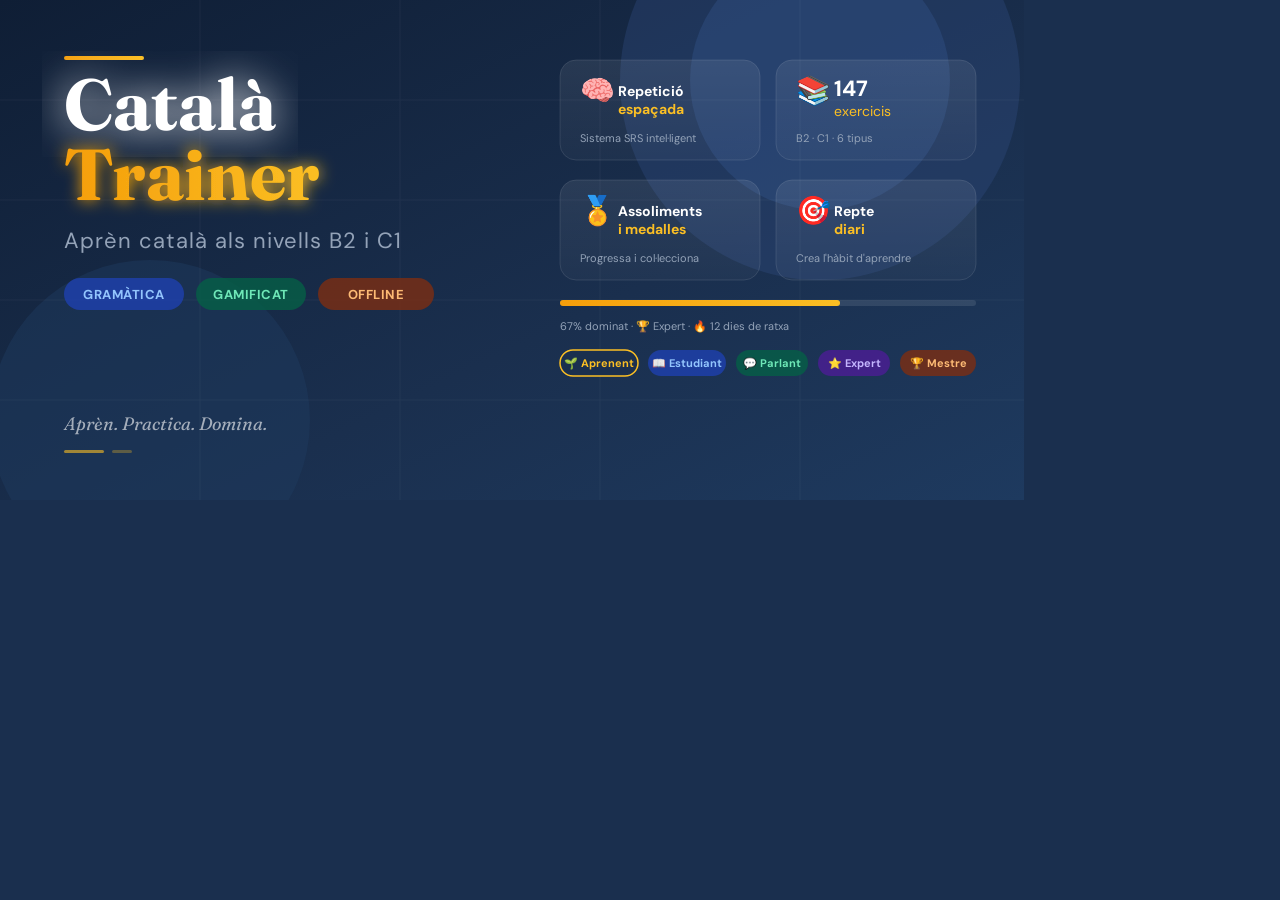
<file: feature-graphic.html>
<!DOCTYPE html>
<html>
<head>
<meta charset="UTF-8">
<style>
  * { margin:0; padding:0; box-sizing:border-box; }
  body { width:1024px; height:500px; overflow:hidden; background:#1a2f4e; }
</style>
<link href="https://fonts.googleapis.com/css2?family=Fraunces:ital,wght@0,400;0,700;1,400&family=DM+Sans:wght@400;500;700&display=swap" rel="stylesheet">
</head>
<body>
<svg width="1024" height="500" xmlns="http://www.w3.org/2000/svg">
  <defs>
    <!-- Background gradient -->
    <linearGradient id="bg" x1="0%" y1="0%" x2="100%" y2="100%">
      <stop offset="0%" style="stop-color:#0f1e35"/>
      <stop offset="60%" style="stop-color:#1a2f4e"/>
      <stop offset="100%" style="stop-color:#1e3a5f"/>
    </linearGradient>
    <!-- Gold accent gradient -->
    <linearGradient id="gold" x1="0%" y1="0%" x2="100%" y2="0%">
      <stop offset="0%" style="stop-color:#f59e0b"/>
      <stop offset="100%" style="stop-color:#fbbf24"/>
    </linearGradient>
    <!-- Card gradient -->
    <linearGradient id="card" x1="0%" y1="0%" x2="0%" y2="100%">
      <stop offset="0%" style="stop-color:#ffffff;stop-opacity:0.08"/>
      <stop offset="100%" style="stop-color:#ffffff;stop-opacity:0.03"/>
    </linearGradient>
    <!-- Glow filter -->
    <filter id="glow">
      <feGaussianBlur stdDeviation="8" result="coloredBlur"/>
      <feMerge><feMergeNode in="coloredBlur"/><feMergeNode in="SourceGraphic"/></feMerge>
    </filter>
    <filter id="softglow">
      <feGaussianBlur stdDeviation="20" result="coloredBlur"/>
      <feMerge><feMergeNode in="coloredBlur"/><feMergeNode in="SourceGraphic"/></feMerge>
    </filter>
  </defs>

  <!-- Background -->
  <rect width="1024" height="500" fill="url(#bg)"/>

  <!-- Decorative circles -->
  <circle cx="820" cy="80" r="200" fill="#2d4a7a" opacity="0.4"/>
  <circle cx="820" cy="80" r="130" fill="#3a5f9a" opacity="0.3"/>
  <circle cx="150" cy="420" r="160" fill="#1e3a5f" opacity="0.5"/>

  <!-- Subtle grid pattern -->
  <g opacity="0.04">
    <line x1="0" y1="100" x2="1024" y2="100" stroke="#fff" stroke-width="1"/>
    <line x1="0" y1="200" x2="1024" y2="200" stroke="#fff" stroke-width="1"/>
    <line x1="0" y1="300" x2="1024" y2="300" stroke="#fff" stroke-width="1"/>
    <line x1="0" y1="400" x2="1024" y2="400" stroke="#fff" stroke-width="1"/>
    <line x1="200" y1="0" x2="200" y2="500" stroke="#fff" stroke-width="1"/>
    <line x1="400" y1="0" x2="400" y2="500" stroke="#fff" stroke-width="1"/>
    <line x1="600" y1="0" x2="600" y2="500" stroke="#fff" stroke-width="1"/>
    <line x1="800" y1="0" x2="800" y2="500" stroke="#fff" stroke-width="1"/>
  </g>

  <!-- Gold accent line top -->
  <rect x="64" y="56" width="80" height="4" rx="2" fill="url(#gold)"/>

  <!-- Main title -->
  <text x="64" y="130" font-family="Fraunces, Georgia, serif" font-size="72" font-weight="700" fill="#ffffff" filter="url(#softglow)">Català</text>
  <text x="64" y="200" font-family="Fraunces, Georgia, serif" font-size="72" font-weight="700" fill="url(#gold)" filter="url(#glow)">Trainer</text>

  <!-- Subtitle -->
  <text x="64" y="248" font-family="DM Sans, sans-serif" font-size="22" fill="#94a3b8" letter-spacing="1">Aprèn català als nivells B2 i C1</text>

  <!-- Tags row -->
  <!-- Tag 1 -->
  <rect x="64" y="278" width="120" height="32" rx="16" fill="#1e40af" opacity="0.8"/>
  <text x="124" y="299" font-family="DM Sans, sans-serif" font-size="13" font-weight="700" fill="#93c5fd" text-anchor="middle" letter-spacing="0.5">GRAMÀTICA</text>
  <!-- Tag 2 -->
  <rect x="196" y="278" width="110" height="32" rx="16" fill="#065f46" opacity="0.8"/>
  <text x="251" y="299" font-family="DM Sans, sans-serif" font-size="13" font-weight="700" fill="#6ee7b7" text-anchor="middle" letter-spacing="0.5">GAMIFICAT</text>
  <!-- Tag 3 -->
  <rect x="318" y="278" width="116" height="32" rx="16" fill="#7c2d12" opacity="0.8"/>
  <text x="376" y="299" font-family="DM Sans, sans-serif" font-size="13" font-weight="700" fill="#fdba74" text-anchor="middle" letter-spacing="0.5">OFFLINE</text>

  <!-- Feature cards on the right -->
  <!-- Card 1: SRS -->
  <rect x="560" y="60" width="200" height="100" rx="16" fill="url(#card)" stroke="#ffffff" stroke-width="1" stroke-opacity="0.1"/>
  <text x="580" y="100" font-family="DM Sans, sans-serif" font-size="28">🧠</text>
  <text x="618" y="96" font-family="DM Sans, sans-serif" font-size="14" font-weight="700" fill="#ffffff">Repetició</text>
  <text x="618" y="114" font-family="DM Sans, sans-serif" font-size="14" font-weight="700" fill="#fbbf24">espaçada</text>
  <text x="580" y="142" font-family="DM Sans, sans-serif" font-size="11" fill="#94a3b8">Sistema SRS intel·ligent</text>

  <!-- Card 2: 147 exercicis -->
  <rect x="776" y="60" width="200" height="100" rx="16" fill="url(#card)" stroke="#ffffff" stroke-width="1" stroke-opacity="0.1"/>
  <text x="796" y="100" font-family="DM Sans, sans-serif" font-size="28">📚</text>
  <text x="834" y="96" font-family="DM Sans, sans-serif" font-size="22" font-weight="700" fill="#ffffff">147</text>
  <text x="834" y="116" font-family="DM Sans, sans-serif" font-size="14" fill="#fbbf24">exercicis</text>
  <text x="796" y="142" font-family="DM Sans, sans-serif" font-size="11" fill="#94a3b8">B2 · C1 · 6 tipus</text>

  <!-- Card 3: Assoliments -->
  <rect x="560" y="180" width="200" height="100" rx="16" fill="url(#card)" stroke="#ffffff" stroke-width="1" stroke-opacity="0.1"/>
  <text x="580" y="220" font-family="DM Sans, sans-serif" font-size="28">🏅</text>
  <text x="618" y="216" font-family="DM Sans, sans-serif" font-size="14" font-weight="700" fill="#ffffff">Assoliments</text>
  <text x="618" y="234" font-family="DM Sans, sans-serif" font-size="14" font-weight="700" fill="#fbbf24">i medalles</text>
  <text x="580" y="262" font-family="DM Sans, sans-serif" font-size="11" fill="#94a3b8">Progressa i col·lecciona</text>

  <!-- Card 4: Repte diari -->
  <rect x="776" y="180" width="200" height="100" rx="16" fill="url(#card)" stroke="#ffffff" stroke-width="1" stroke-opacity="0.1"/>
  <text x="796" y="220" font-family="DM Sans, sans-serif" font-size="28">🎯</text>
  <text x="834" y="216" font-family="DM Sans, sans-serif" font-size="14" font-weight="700" fill="#ffffff">Repte</text>
  <text x="834" y="234" font-family="DM Sans, sans-serif" font-size="14" font-weight="700" fill="#fbbf24">diari</text>
  <text x="796" y="262" font-family="DM Sans, sans-serif" font-size="11" fill="#94a3b8">Crea l'hàbit d'aprendre</text>

  <!-- Progress bar demo -->
  <rect x="560" y="300" width="416" height="6" rx="3" fill="#ffffff" opacity="0.1"/>
  <rect x="560" y="300" width="280" height="6" rx="3" fill="url(#gold)"/>
  <text x="560" y="330" font-family="DM Sans, sans-serif" font-size="11" fill="#94a3b8">67% dominat · 🏆 Expert · 🔥 12 dies de ratxa</text>

  <!-- Level badges row -->
  <rect x="560" y="350" width="78" height="26" rx="13" fill="#1a2f4e" stroke="#fbbf24" stroke-width="1.5"/>
  <text x="599" y="367" font-family="DM Sans, sans-serif" font-size="11" font-weight="700" fill="#fbbf24" text-anchor="middle">🌱 Aprenent</text>

  <rect x="648" y="350" width="78" height="26" rx="13" fill="#1e40af" opacity="0.8"/>
  <text x="687" y="367" font-family="DM Sans, sans-serif" font-size="11" font-weight="700" fill="#93c5fd" text-anchor="middle">📖 Estudiant</text>

  <rect x="736" y="350" width="72" height="26" rx="13" fill="#065f46" opacity="0.8"/>
  <text x="772" y="367" font-family="DM Sans, sans-serif" font-size="11" font-weight="700" fill="#6ee7b7" text-anchor="middle">💬 Parlant</text>

  <rect x="818" y="350" width="72" height="26" rx="13" fill="#4c1d95" opacity="0.8"/>
  <text x="854" y="367" font-family="DM Sans, sans-serif" font-size="11" font-weight="700" fill="#c4b5fd" text-anchor="middle">⭐ Expert</text>

  <rect x="900" y="350" width="76" height="26" rx="13" fill="#7c2d12" opacity="0.8"/>
  <text x="938" y="367" font-family="DM Sans, sans-serif" font-size="11" font-weight="700" fill="#fdba74" text-anchor="middle">🏆 Mestre</text>

  <!-- Bottom tagline -->
  <text x="64" y="430" font-family="Fraunces, serif" font-size="18" font-style="italic" fill="#ffffff" opacity="0.6">Aprèn. Practica. Domina.</text>

  <!-- Bottom decoration -->
  <rect x="64" y="450" width="40" height="3" rx="1.5" fill="#fbbf24" opacity="0.6"/>
  <rect x="112" y="450" width="20" height="3" rx="1.5" fill="#fbbf24" opacity="0.3"/>
</svg>
</body>
</html>
</file>
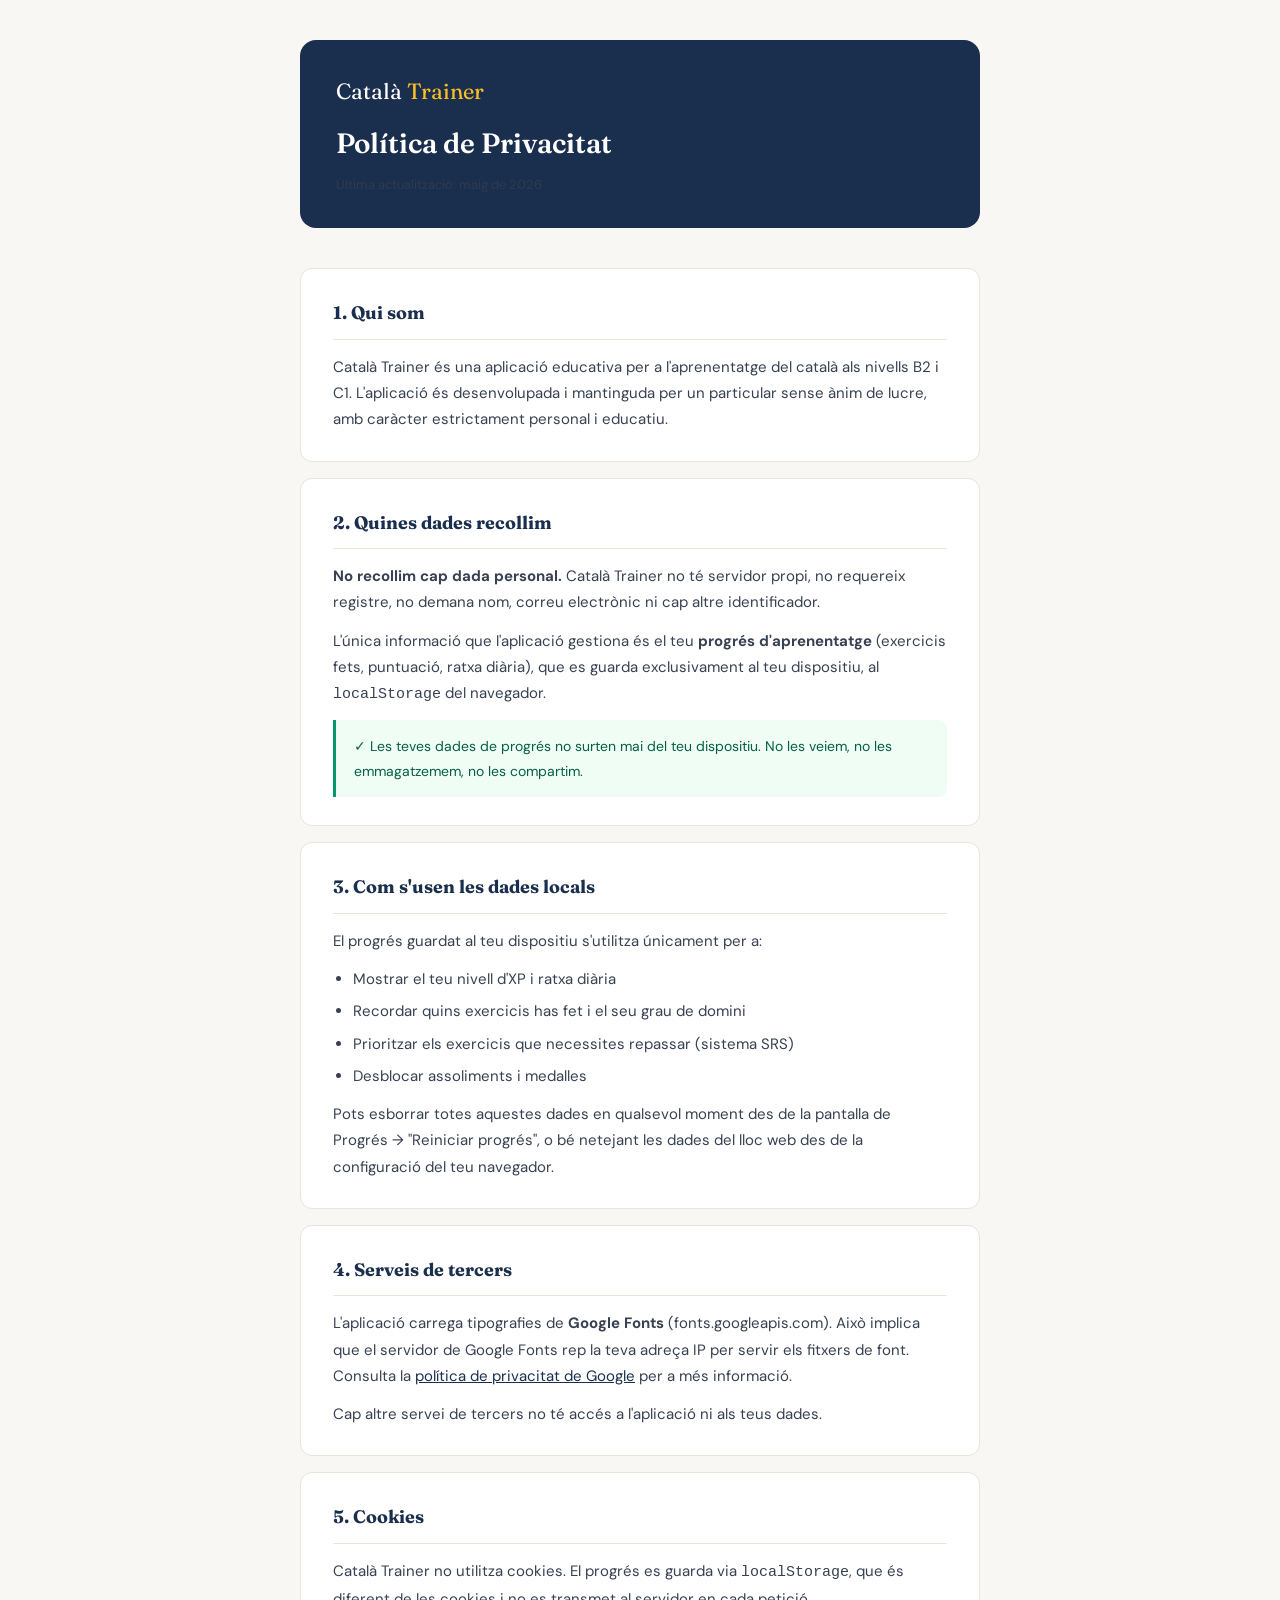
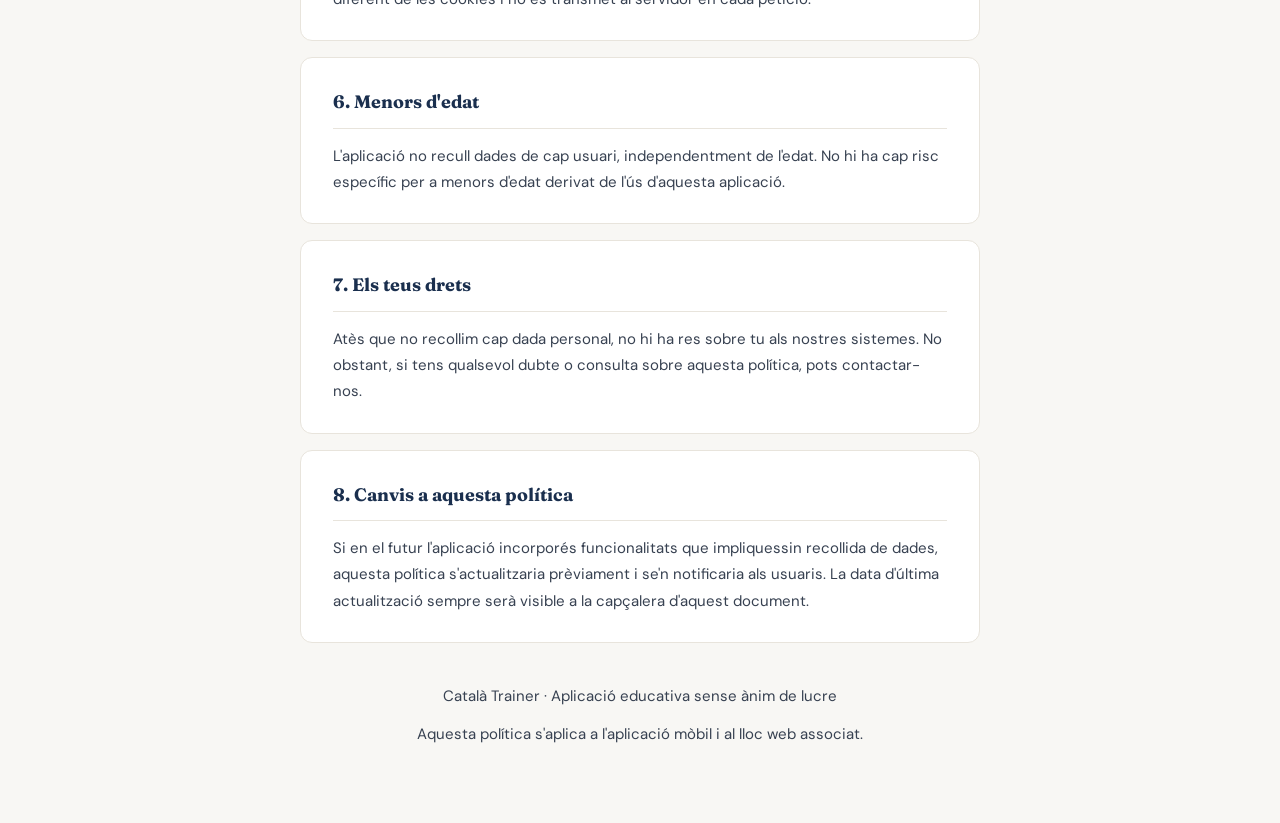
<file: privacy-policy.html>
<!DOCTYPE html>
<html lang="ca">
<head>
  <meta charset="UTF-8">
  <meta name="viewport" content="width=device-width, initial-scale=1.0">
  <title>Política de Privacitat — Català Trainer</title>
  <link href="https://fonts.googleapis.com/css2?family=Fraunces:wght@400;600&family=DM+Sans:wght@400;500&display=swap" rel="stylesheet">
  <style>
    *, *::before, *::after { box-sizing: border-box; margin: 0; padding: 0; }
    body {
      font-family: 'DM Sans', sans-serif;
      background: #f8f7f4;
      color: #1a2f4e;
      line-height: 1.75;
      padding: 40px 20px 80px;
    }
    .container { max-width: 680px; margin: 0 auto; }
    header {
      background: #1a2f4e;
      color: #fff;
      border-radius: 16px;
      padding: 32px 36px;
      margin-bottom: 40px;
    }
    header .logo { font-family: 'Fraunces', serif; font-size: 22px; margin-bottom: 8px; }
    header .logo span { color: #fbbf24; }
    header h1 { font-family: 'Fraunces', serif; font-size: 28px; font-weight: 600; margin-bottom: 6px; }
    header p { font-size: 13px; opacity: 0.7; }
    section {
      background: #fff;
      border-radius: 12px;
      padding: 28px 32px;
      margin-bottom: 16px;
      border: 1px solid #e8e4dc;
    }
    h2 {
      font-family: 'Fraunces', serif;
      font-size: 18px;
      color: #1a2f4e;
      margin-bottom: 14px;
      padding-bottom: 10px;
      border-bottom: 1px solid #e8e4dc;
    }
    p { font-size: 15px; color: #374151; margin-bottom: 12px; }
    p:last-child { margin-bottom: 0; }
    ul { font-size: 15px; color: #374151; padding-left: 20px; margin-bottom: 12px; }
    ul li { margin-bottom: 6px; }
    .highlight {
      background: #f0fdf4;
      border-left: 3px solid #059669;
      border-radius: 0 8px 8px 0;
      padding: 14px 18px;
      font-size: 14px;
      color: #065f46;
      margin-top: 12px;
    }
    footer {
      text-align: center;
      font-size: 13px;
      color: #9ca3af;
      margin-top: 40px;
    }
    a { color: #1a2f4e; }
  </style>
</head>
<body>
<div class="container">

  <header>
    <div class="logo">Català <span>Trainer</span></div>
    <h1>Política de Privacitat</h1>
    <p>Última actualització: maig de 2026</p>
  </header>

  <section>
    <h2>1. Qui som</h2>
    <p>Català Trainer és una aplicació educativa per a l'aprenentatge del català als nivells B2 i C1. L'aplicació és desenvolupada i mantinguda per un particular sense ànim de lucre, amb caràcter estrictament personal i educatiu.</p>
  </section>

  <section>
    <h2>2. Quines dades recollim</h2>
    <p><strong>No recollim cap dada personal.</strong> Català Trainer no té servidor propi, no requereix registre, no demana nom, correu electrònic ni cap altre identificador.</p>
    <p>L'única informació que l'aplicació gestiona és el teu <strong>progrés d'aprenentatge</strong> (exercicis fets, puntuació, ratxa diària), que es guarda exclusivament al teu dispositiu, al <code>localStorage</code> del navegador.</p>
    <div class="highlight">
      ✓ Les teves dades de progrés no surten mai del teu dispositiu. No les veiem, no les emmagatzemem, no les compartim.
    </div>
  </section>

  <section>
    <h2>3. Com s'usen les dades locals</h2>
    <p>El progrés guardat al teu dispositiu s'utilitza únicament per a:</p>
    <ul>
      <li>Mostrar el teu nivell d'XP i ratxa diària</li>
      <li>Recordar quins exercicis has fet i el seu grau de domini</li>
      <li>Prioritzar els exercicis que necessites repassar (sistema SRS)</li>
      <li>Desblocar assoliments i medalles</li>
    </ul>
    <p>Pots esborrar totes aquestes dades en qualsevol moment des de la pantalla de Progrés → "Reiniciar progrés", o bé netejant les dades del lloc web des de la configuració del teu navegador.</p>
  </section>

  <section>
    <h2>4. Serveis de tercers</h2>
    <p>L'aplicació carrega tipografies de <strong>Google Fonts</strong> (fonts.googleapis.com). Això implica que el servidor de Google Fonts rep la teva adreça IP per servir els fitxers de font. Consulta la <a href="https://policies.google.com/privacy" target="_blank">política de privacitat de Google</a> per a més informació.</p>
    <p>Cap altre servei de tercers no té accés a l'aplicació ni als teus dades.</p>
  </section>

  <section>
    <h2>5. Cookies</h2>
    <p>Català Trainer no utilitza cookies. El progrés es guarda via <code>localStorage</code>, que és diferent de les cookies i no es transmet al servidor en cada petició.</p>
  </section>

  <section>
    <h2>6. Menors d'edat</h2>
    <p>L'aplicació no recull dades de cap usuari, independentment de l'edat. No hi ha cap risc específic per a menors d'edat derivat de l'ús d'aquesta aplicació.</p>
  </section>

  <section>
    <h2>7. Els teus drets</h2>
    <p>Atès que no recollim cap dada personal, no hi ha res sobre tu als nostres sistemes. No obstant, si tens qualsevol dubte o consulta sobre aquesta política, pots contactar-nos.</p>
  </section>

  <section>
    <h2>8. Canvis a aquesta política</h2>
    <p>Si en el futur l'aplicació incorporés funcionalitats que impliquessin recollida de dades, aquesta política s'actualitzaria prèviament i se'n notificaria als usuaris. La data d'última actualització sempre serà visible a la capçalera d'aquest document.</p>
  </section>

  <footer>
    <p>Català Trainer · Aplicació educativa sense ànim de lucre</p>
    <p style="margin-top:6px;">Aquesta política s'aplica a l'aplicació mòbil i al lloc web associat.</p>
  </footer>

</div>
</body>
</html>
</file>
